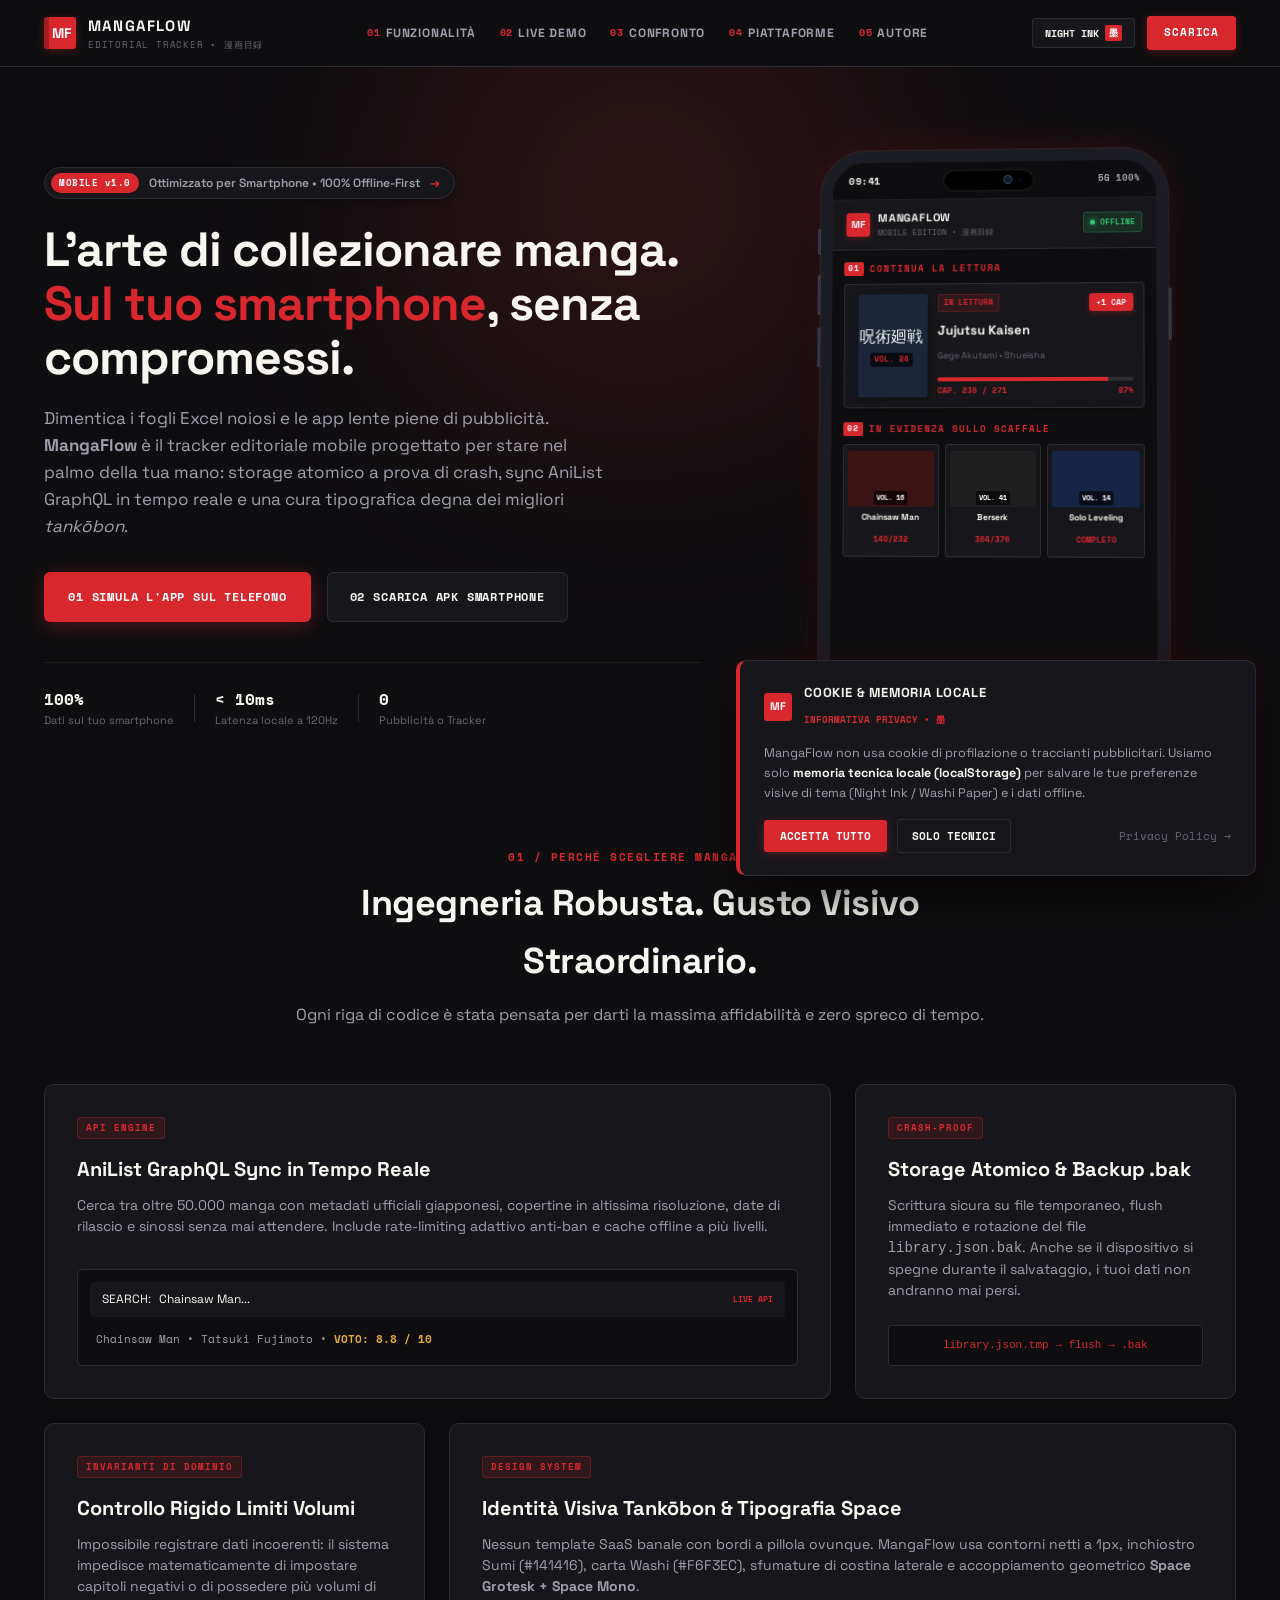
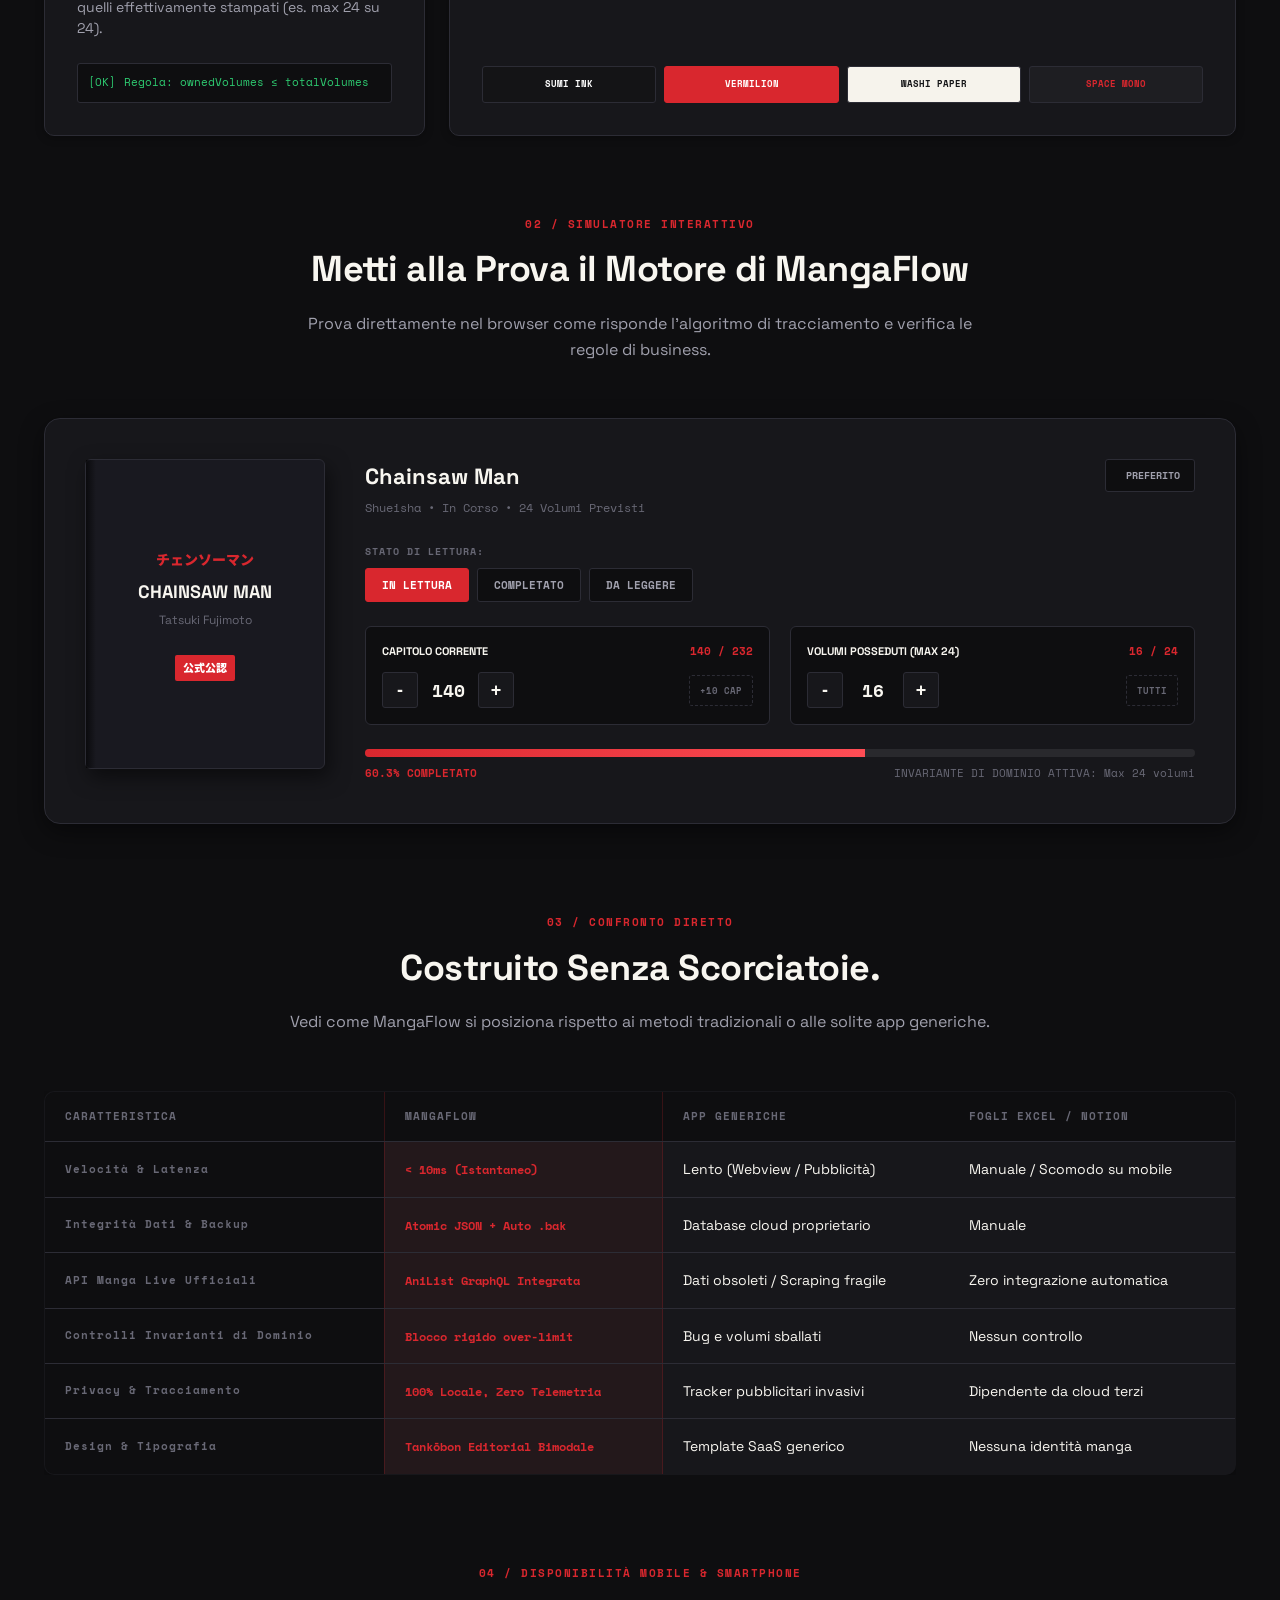
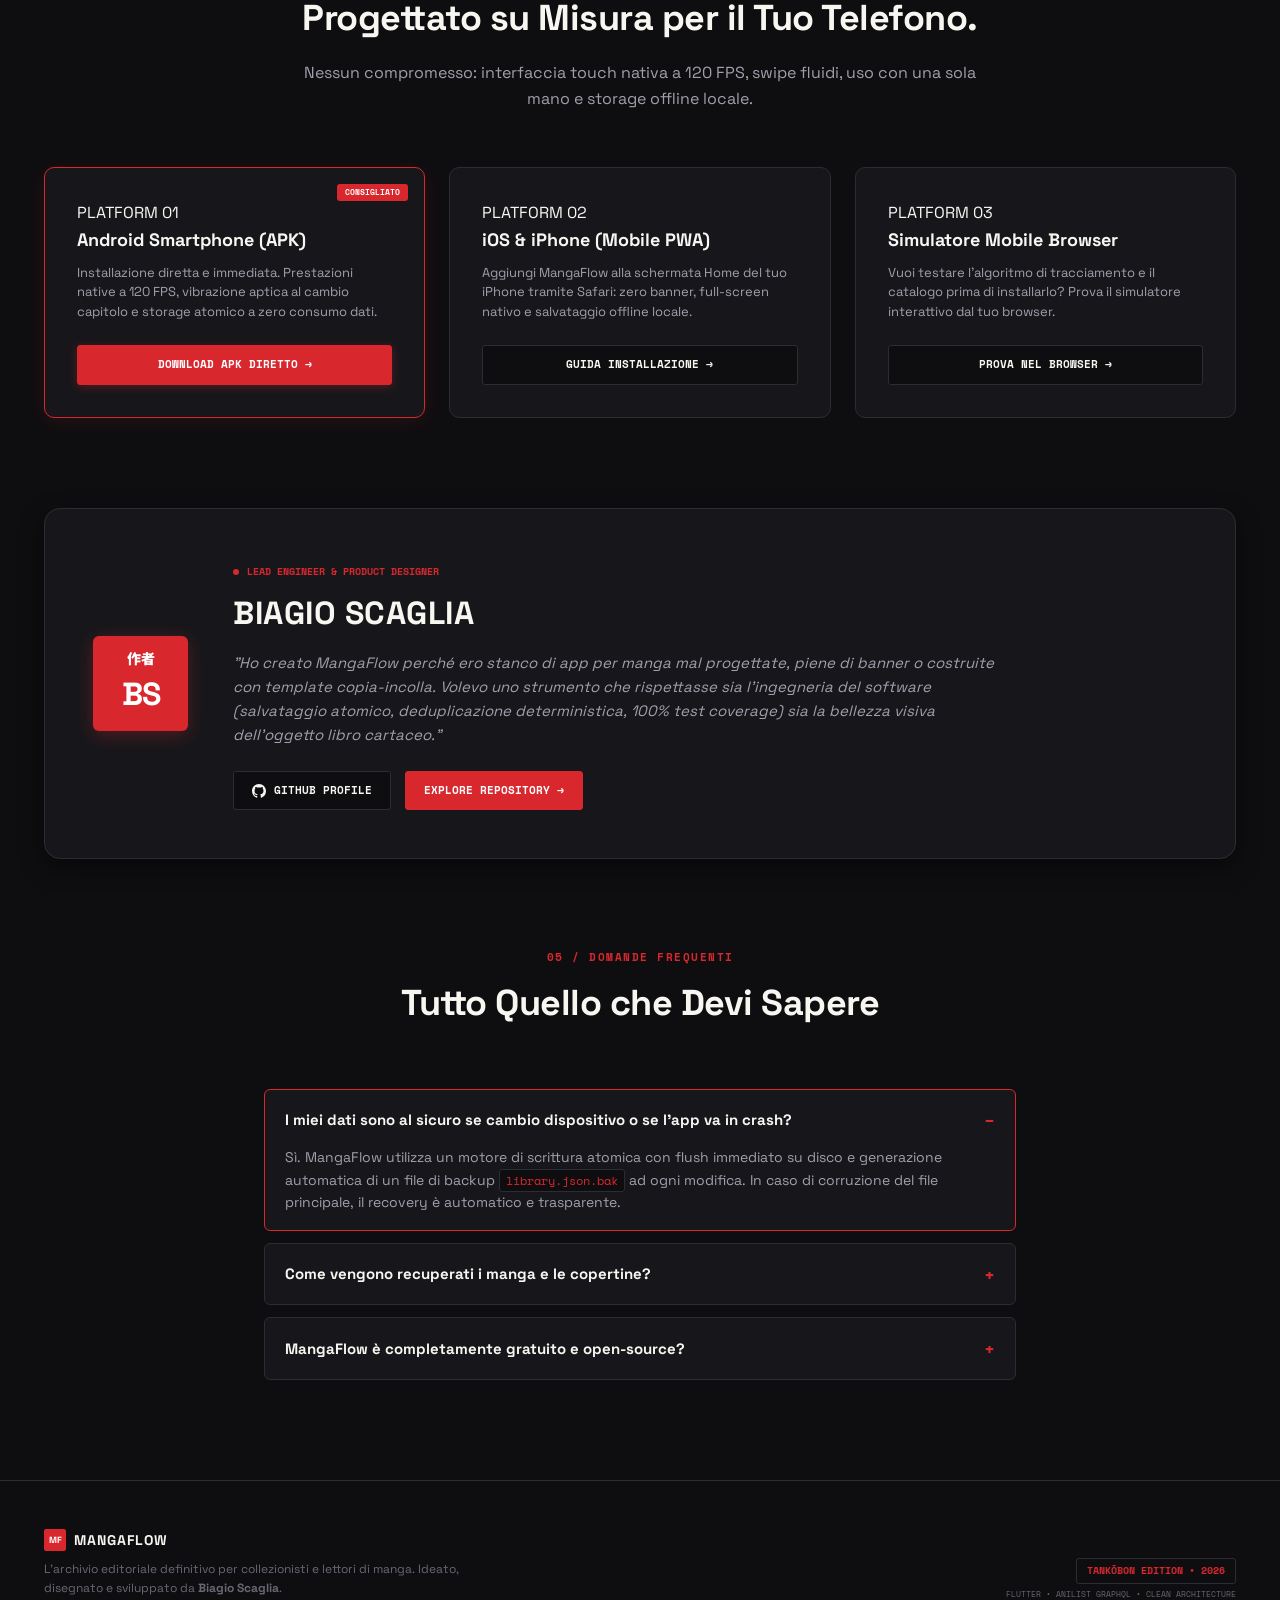
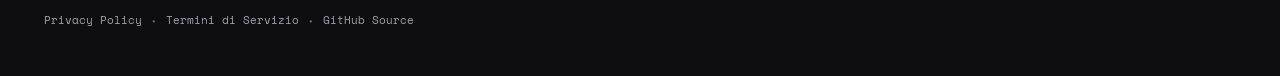
<file: index.html>
<!DOCTYPE html>
<html lang="it">
<head>
  <meta charset="UTF-8">
  <meta http-equiv="refresh" content="0; url=./landing/">
  <title>MangaFlow — Redirect...</title>
  <link rel="canonical" href="https://biagio-scaglia.github.io/manga-flow/landing/">
  <script>
    window.location.replace('./landing/' + window.location.search + window.location.hash);
  </script>
</head>
<body style="background:#0E0E10; color:#fff; font-family:sans-serif; display:flex; align-items:center; justify-content:center; height:100vh; margin:0;">
  <p>Caricamento di MangaFlow... Se non vieni reindirizzato automaticamente, <a href="./landing/" style="color:#D9272E; text-decoration:underline;">clicca qui</a>.</p>
</body>
</html>
</file>
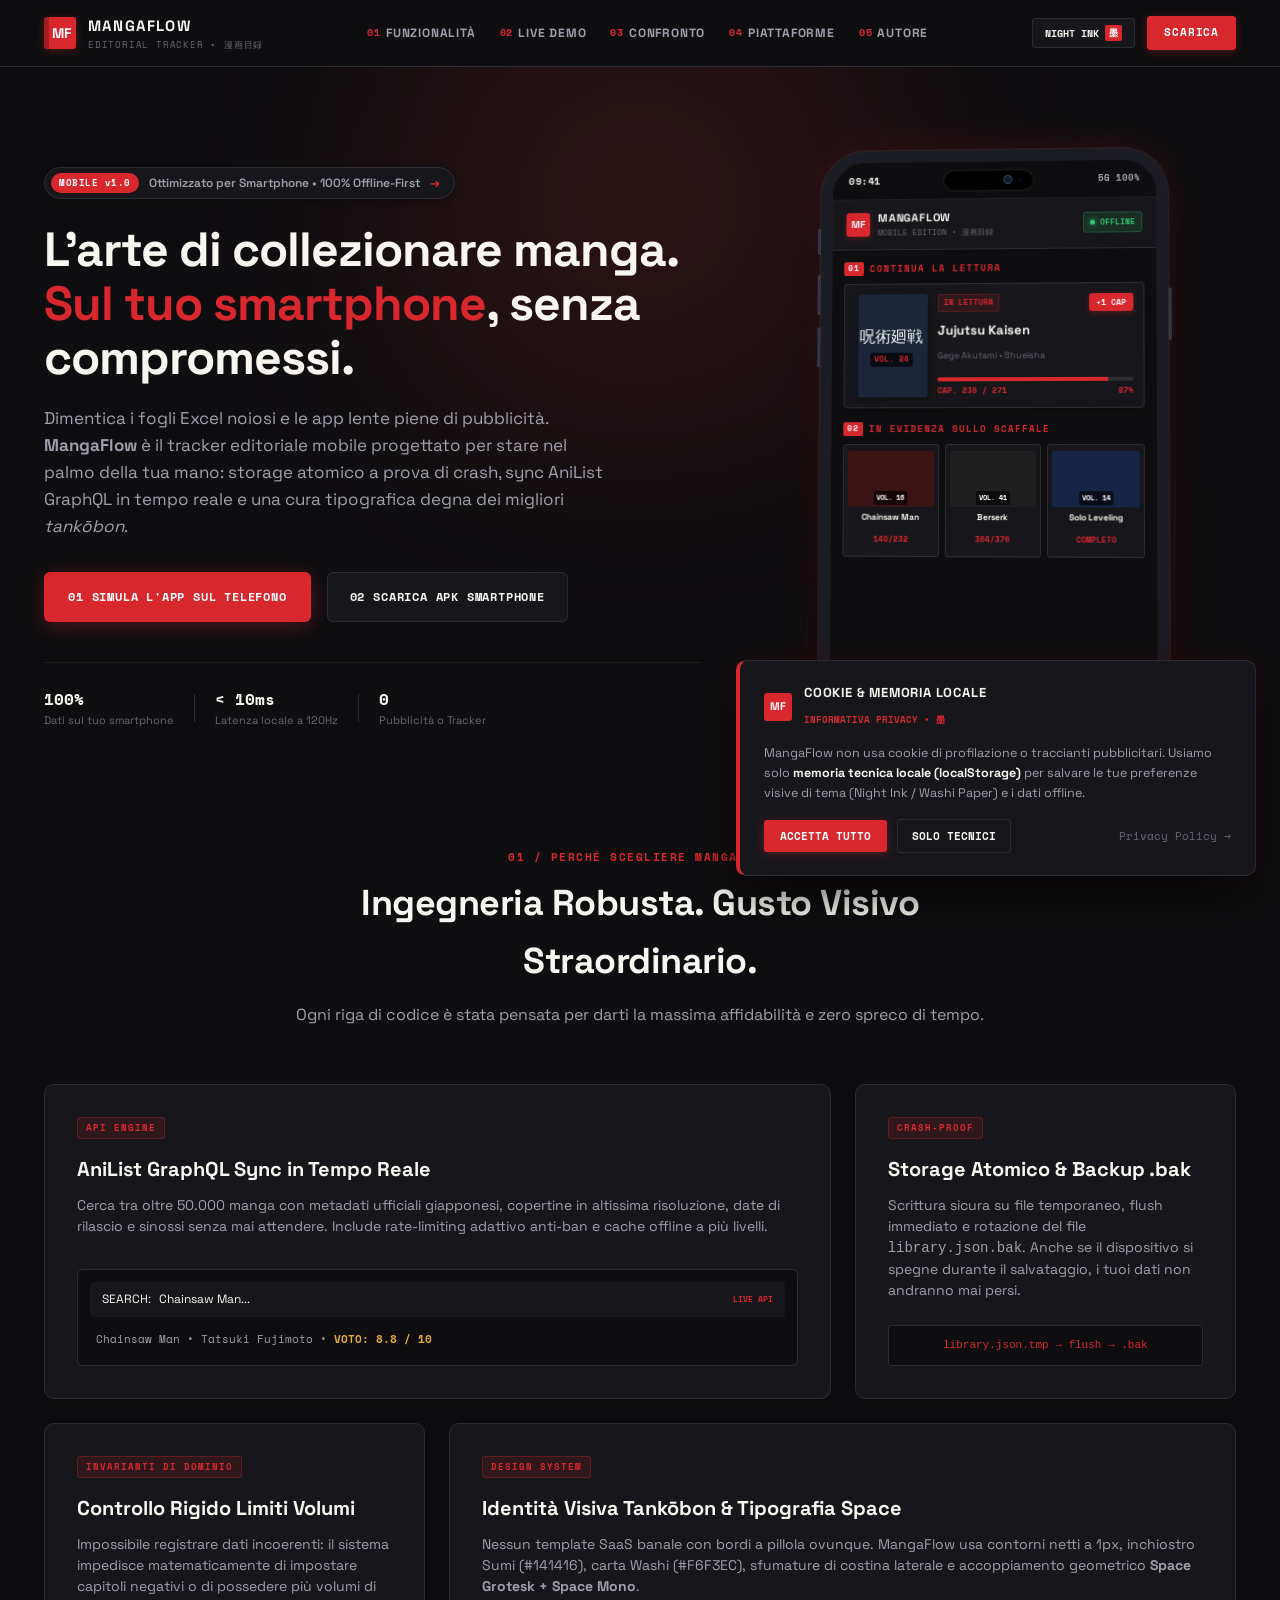
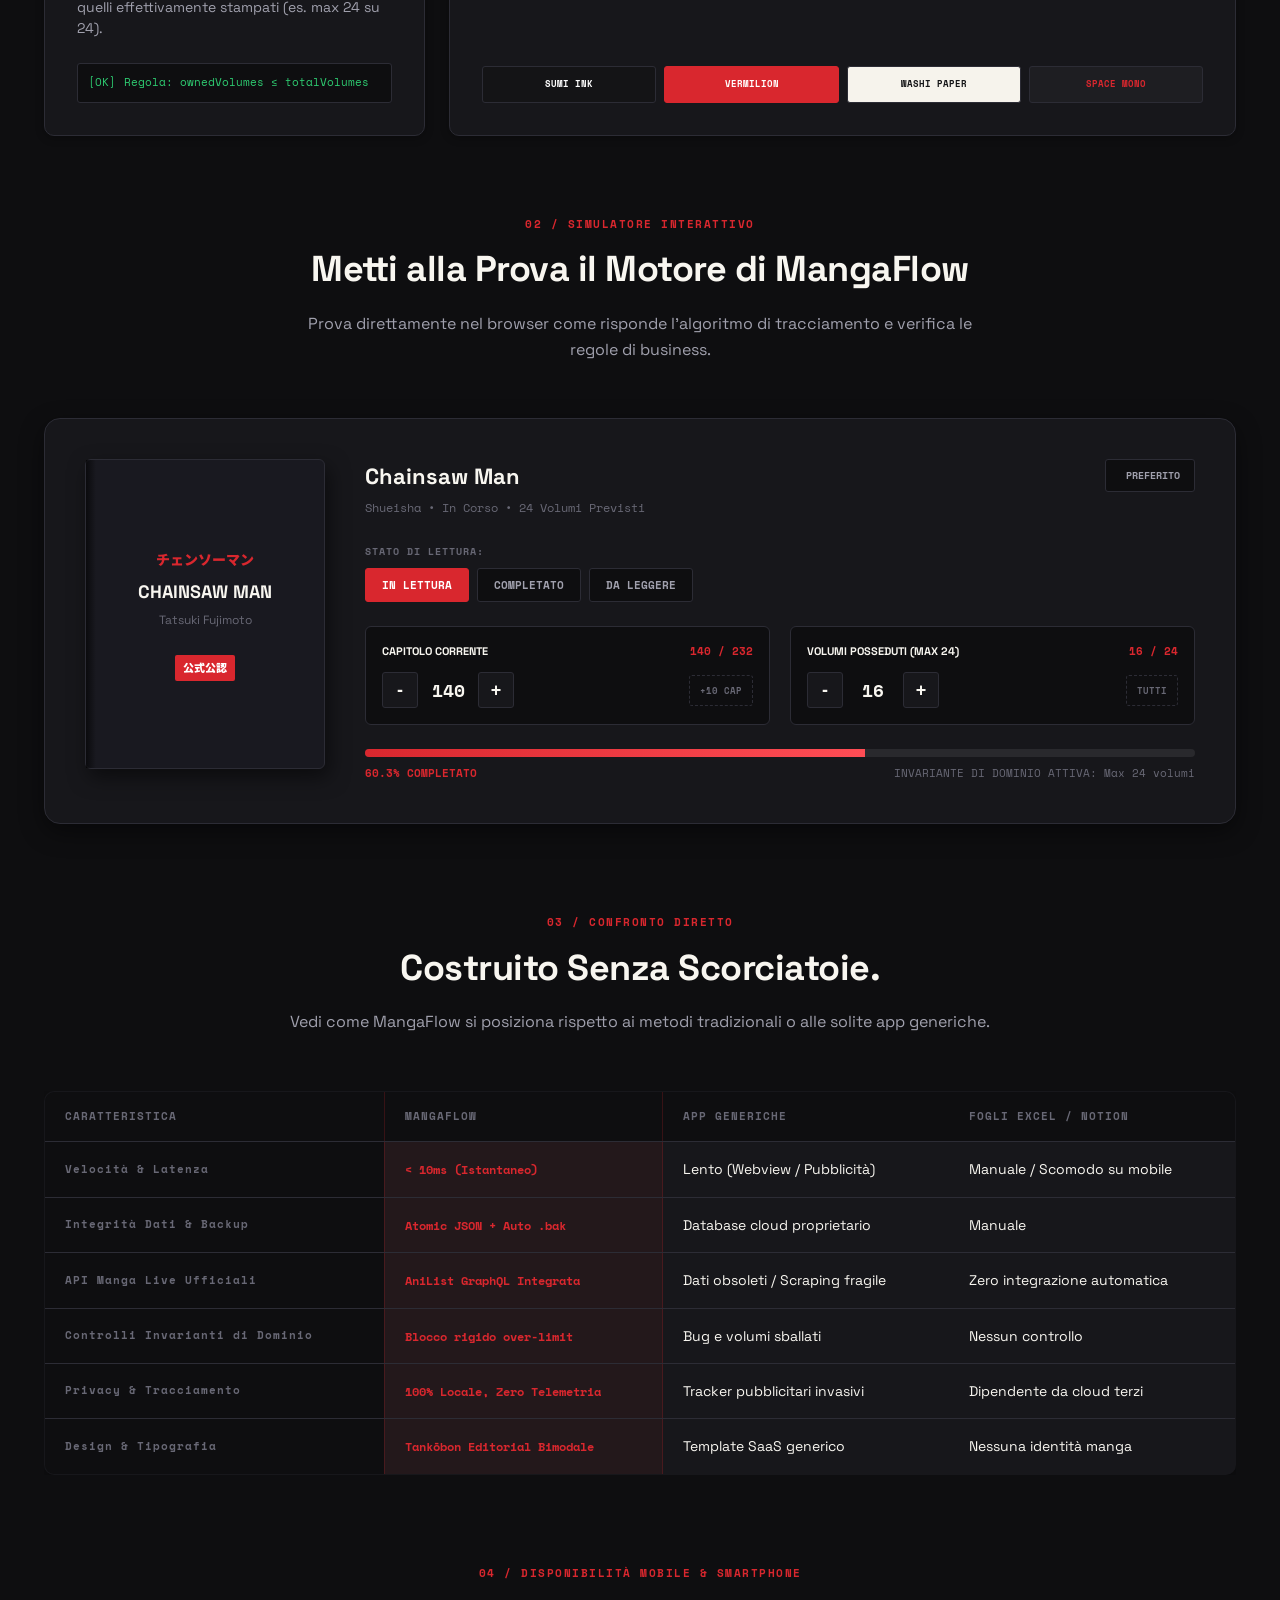
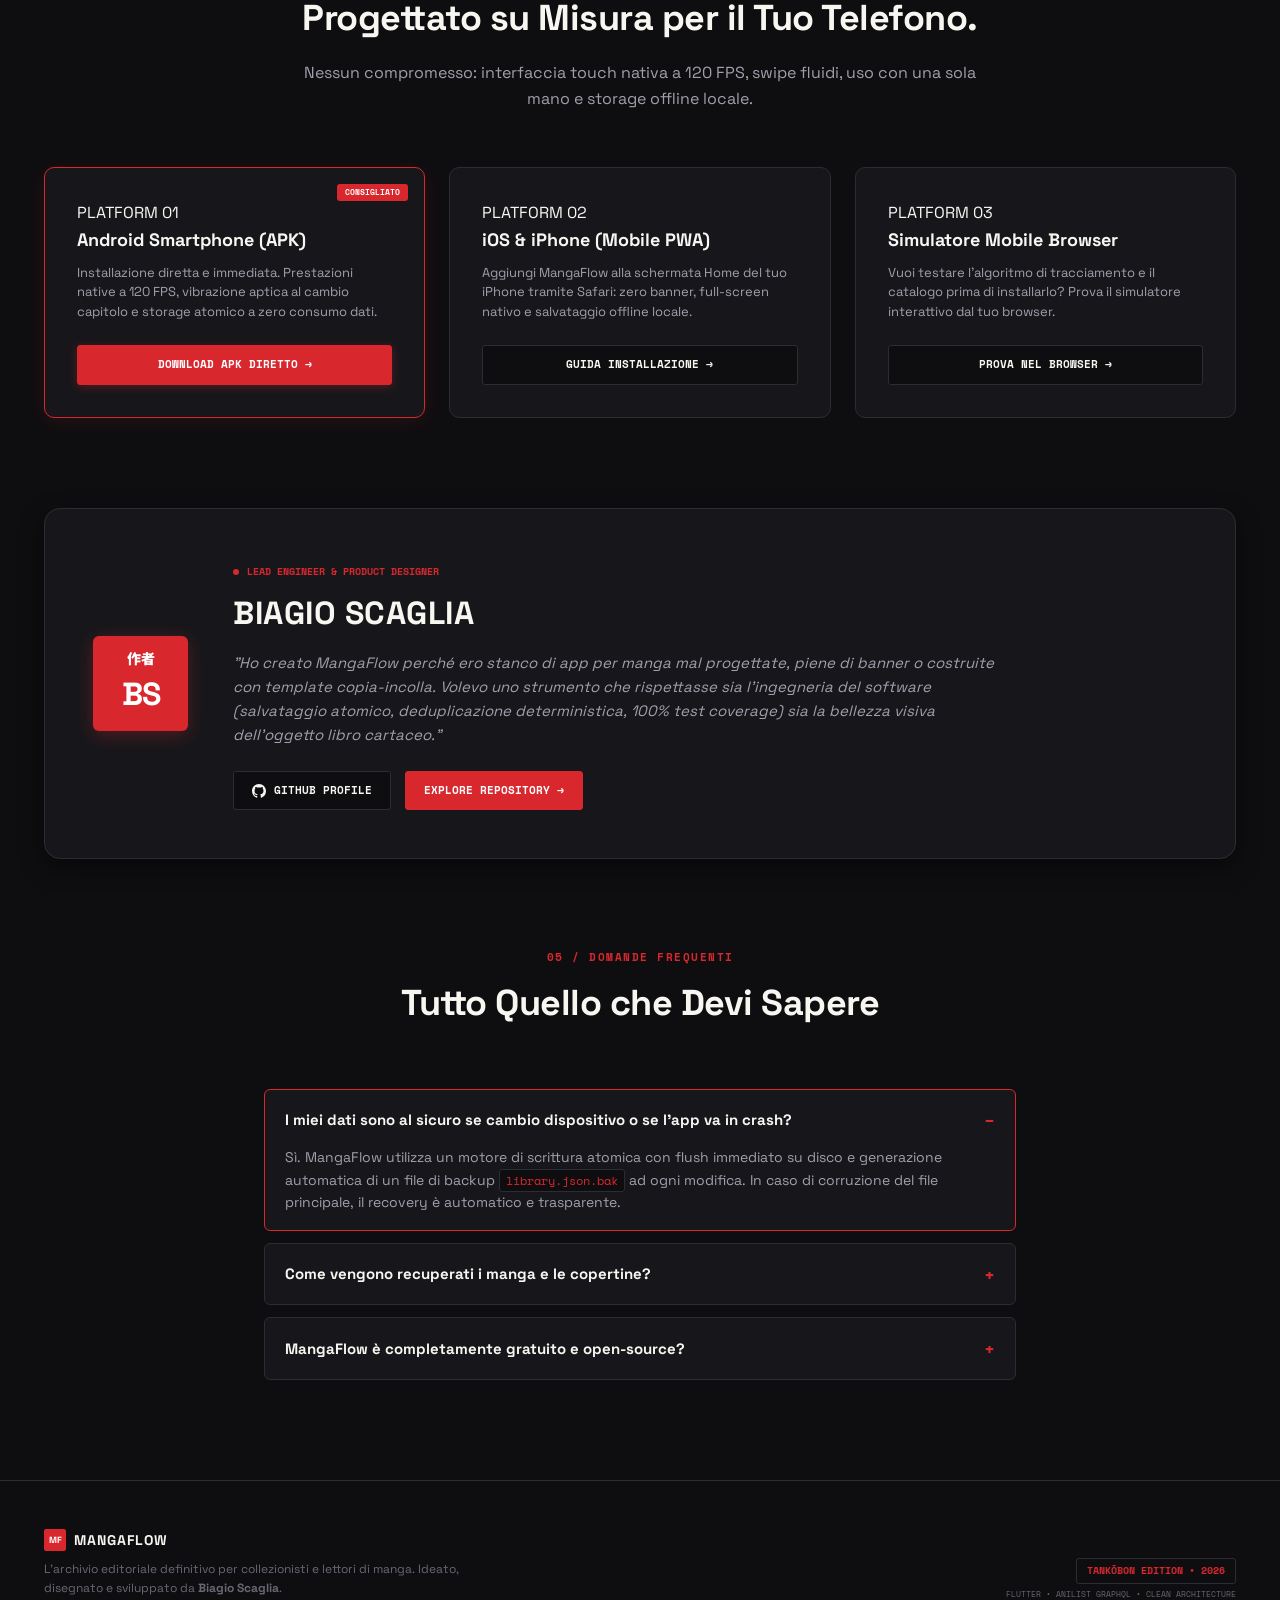
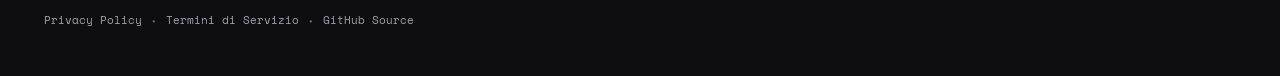
<file: landing/index.html>
<!DOCTYPE html>
<html lang="it" data-theme="dark">
<head>
  <meta charset="UTF-8">
  <meta name="viewport" content="width=device-width, initial-scale=1.0">
  
  <!-- Primary Meta SEO Tags -->
  <title>MangaFlow — Tracker Editoriale Manga Offline-First per Smartphone | Biagio Scaglia</title>
  <meta name="title" content="MangaFlow — Tracker Editoriale Manga Offline-First per Smartphone | Biagio Scaglia">
  <meta name="description" content="MangaFlow è l'app manga tracker offline-first per smartphone. Gestione collezione tankōbon, storage atomico a prova di crash e sync AniList live in tempo reale. Creata da Biagio Scaglia.">
  <meta name="keywords" content="manga tracker, tracking manga, lista manga, manga collection, manga library, gestione manga, progresso lettura manga, manga tracker italiano, AniList GraphQL, Flutter offline, Biagio Scaglia, tankobon">
  <meta name="author" content="Biagio Scaglia">
  <meta name="robots" content="index, follow, max-image-preview:large, max-snippet:-1, max-video-preview:-1">
  <link rel="canonical" href="https://biagio-scaglia.github.io/manga-flow/">
  
  <!-- Mobile & Browser Appearance Meta -->
  <meta name="theme-color" content="#0E0F12">
  <meta name="color-scheme" content="dark light">
  <meta name="apple-mobile-web-app-capable" content="yes">
  <meta name="apple-mobile-web-app-status-bar-style" content="black-translucent">
  <meta name="apple-mobile-web-app-title" content="MangaFlow">
  <link rel="manifest" href="manifest.webmanifest">
  
  <!-- Favicon & Icons -->
  <link rel="icon" type="image/png" href="assets/app_logo.png">
  <link rel="apple-touch-icon" href="assets/app_logo.png">

  <!-- Open Graph / Facebook / LinkedIn Protocol -->
  <meta property="og:type" content="website">
  <meta property="og:url" content="https://biagio-scaglia.github.io/manga-flow/">
  <meta property="og:title" content="MangaFlow — Tracker Editoriale Manga Offline-First per Smartphone">
  <meta property="og:description" content="Colleziona e traccia i tuoi manga con stile editoriale giapponese. Storage atomico locale, zero pubblicità, sync AniList in tempo reale. Creata da Biagio Scaglia.">
  <meta property="og:image" content="https://biagio-scaglia.github.io/manga-flow/assets/og_image.png">
  <meta property="og:image:width" content="512">
  <meta property="og:image:height" content="512">
  <meta property="og:image:type" content="image/png">
  <meta property="og:image:alt" content="MangaFlow — Logo e Icona Ufficiale">
  <meta property="og:site_name" content="MangaFlow">
  <meta property="og:locale" content="it_IT">

  <!-- Twitter / X Cards Meta -->
  <meta name="twitter:card" content="summary_large_image">
  <meta name="twitter:url" content="https://biagio-scaglia.github.io/manga-flow/">
  <meta name="twitter:title" content="MangaFlow — Tracker Editoriale Manga Offline-First per Smartphone">
  <meta name="twitter:description" content="Colleziona e traccia i tuoi manga con stile editoriale giapponese. Storage atomico locale, zero pubblicità e sync AniList.">
  <meta name="twitter:image" content="https://biagio-scaglia.github.io/manga-flow/assets/og_image.png">
  <meta name="twitter:creator" content="@biagioscaglia">

  <!-- Performance: Resource Hints for Google Fonts -->
  <link rel="dns-prefetch" href="https://fonts.googleapis.com">
  <link rel="dns-prefetch" href="https://fonts.gstatic.com">
  <link rel="preconnect" href="https://fonts.googleapis.com">
  <link rel="preconnect" href="https://fonts.gstatic.com" crossorigin>
  <link href="https://fonts.googleapis.com/css2?family=Space+Grotesk:wght@400;500;600;700;900&family=Space+Mono:ital,wght@0,400;0,700;1,400&family=Noto+Sans+JP:wght@400;700;900&display=swap" rel="stylesheet">
  
  <link rel="stylesheet" href="styles.css">

  <!-- Schema.org JSON-LD Structured Data -->
  <script type="application/ld+json">
  {
    "@context": "https://schema.org",
    "@graph": [
      {
        "@type": "SoftwareApplication",
        "@id": "https://biagio-scaglia.github.io/manga-flow/#software",
        "name": "MangaFlow",
        "operatingSystem": "Android, iOS, Web",
        "applicationCategory": "EntertainmentApplication",
        "description": "L'archivio editoriale e manga tracker offline-first per smartphone. Sincronizzazione AniList live, storage atomico crash-proof e design tankōbon.",
        "url": "https://biagio-scaglia.github.io/manga-flow/",
        "image": "https://biagio-scaglia.github.io/manga-flow/assets/og_image.png",
        "inLanguage": "it",
        "author": {
          "@type": "Person",
          "name": "Biagio Scaglia",
          "url": "https://github.com/biagio-scaglia"
        },
        "offers": {
          "@type": "Offer",
          "price": "0",
          "priceCurrency": "EUR",
          "availability": "https://schema.org/InStock"
        }
      },
      {
        "@type": "WebApplication",
        "@id": "https://biagio-scaglia.github.io/manga-flow/#webapp",
        "name": "MangaFlow Web Simulator",
        "url": "https://biagio-scaglia.github.io/manga-flow/",
        "applicationCategory": "UtilitiesApplication",
        "browserRequirements": "Requires JavaScript. Requires HTML5.",
        "author": {
          "@type": "Person",
          "name": "Biagio Scaglia"
        }
      },
      {
        "@type": "FAQPage",
        "@id": "https://biagio-scaglia.github.io/manga-flow/#faq",
        "mainEntity": [
          {
            "@type": "Question",
            "name": "I miei dati sono al sicuro se cambio dispositivo o se l'app va in crash?",
            "acceptedAnswer": {
              "@type": "Answer",
              "text": "Sì. MangaFlow utilizza un motore di scrittura atomica con flush immediato su disco e generazione automatica di un file di backup library.json.bak ad ogni modifica. In caso di corruzione del file principale, il recovery è automatico e trasparente."
            }
          },
          {
            "@type": "Question",
            "name": "Come vengono recuperati i manga e le copertine?",
            "acceptedAnswer": {
              "@type": "Answer",
              "text": "I dati provengono direttamente dall'API ufficiale GraphQL di AniList. L'app include una gestione intelligente delle connessioni offline e fallback grafici editoriali in caso di assenza di rete."
            }
          },
          {
            "@type": "Question",
            "name": "MangaFlow è completamente gratuito e open-source?",
            "acceptedAnswer": {
              "@type": "Answer",
              "text": "Sì, l'intero codice sorgente è rilasciato su GitHub sotto licenza open-source e non contiene acquisti in-app o pubblicità."
            }
          }
        ]
      }
    ]
  }
  </script>

  <!-- Non-blocking JavaScript Load -->
  <script src="app.js" defer></script>
</head>
<body>

  <!-- Background Ambient Glow & Halftone Screentone -->
  <div class="ambient-glow" aria-hidden="true"></div>
  <div class="manga-halftone-overlay" aria-hidden="true"></div>

  <!-- STICKY CONVERSION NAVBAR -->
  <header class="editorial-header" role="banner">
    <div class="header-inner">
      <a href="#" class="brand-group" aria-label="MangaFlow Home - Tracker Editoriale">
        <div class="brand-hanko" aria-hidden="true">
          <span class="spine-line"></span>
          <span class="brand-mf">MF</span>
        </div>
        <div class="brand-title-wrap">
          <span class="brand-name">MANGAFLOW</span>
          <span class="brand-sub">EDITORIAL TRACKER • 漫画目録</span>
        </div>
      </a>

      <nav class="editorial-nav" aria-label="Navigazione principale">
        <a href="#features" class="nav-item"><span class="nav-num">01</span> FUNZIONALITÀ</a>
        <a href="#demo" class="nav-item"><span class="nav-num">02</span> LIVE DEMO</a>
        <a href="#comparison" class="nav-item"><span class="nav-num">03</span> CONFRONTO</a>
        <a href="#platforms" class="nav-item"><span class="nav-num">04</span> PIATTAFORME</a>
        <a href="#author" class="nav-item"><span class="nav-num">05</span> AUTORE</a>
      </nav>

      <div class="header-actions">
        <button id="theme-toggle" class="theme-toggle-btn" type="button" aria-label="Cambia tema chiaro/scuro">
          <span class="theme-mode-text">NIGHT INK</span>
          <span class="theme-icon-box" aria-hidden="true">墨</span>
        </button>
        <a href="#platforms" class="btn-nav-download" aria-label="Scarica MangaFlow per smartphone">
          SCARICA
        </a>
      </div>
    </div>
  </header>

  <main id="main-content">
    <!-- HERO SECTION: THE MASTERPIECE -->
    <section class="hero-section" aria-labelledby="hero-main-title">
      <div class="hero-container">
        
        <div class="hero-content">
          <div class="announcement-pill">
            <span class="pill-badge">MOBILE v1.0</span>
            <span class="pill-text">Ottimizzato per Smartphone &bull; 100% Offline-First</span>
            <span class="pill-arrow" aria-hidden="true">&rarr;</span>
          </div>

          <h1 id="hero-main-title" class="hero-headline">
            L'arte di collezionare manga.<br>
            <span class="highlight-vermilion">Sul tuo smartphone</span>, senza compromessi.
          </h1>

          <p class="hero-lead">
            Dimentica i fogli Excel noiosi e le app lente piene di pubblicità. <strong>MangaFlow</strong> è il tracker editoriale mobile progettato per stare nel palmo della tua mano: storage atomico a prova di crash, sync AniList GraphQL in tempo reale e una cura tipografica degna dei migliori <em>tankōbon</em>.
          </p>

          <div class="hero-cta-box">
            <a href="#demo" class="btn-primary-glow" aria-label="Simula MangaFlow nel browser">
              <span class="btn-index-badge">01</span>
              <span>SIMULA L'APP SUL TELEFONO</span>
            </a>
            <a href="https://github.com/biagio-scaglia/manga-flow/releases" target="_blank" rel="noopener noreferrer" class="btn-secondary-outline" aria-label="Scarica il pacchetto APK per smartphone da GitHub">
              <span class="btn-index-badge">02</span>
              <span>SCARICA APK SMARTPHONE</span>
            </a>
          </div>

          <!-- Trust Proof Signals -->
          <div class="hero-trust-bar" role="region" aria-label="Indicatori di affidabilità">
            <div class="trust-item">
              <span class="trust-num">100%</span>
              <span class="trust-lbl">Dati sul tuo smartphone</span>
            </div>
            <div class="trust-divider" aria-hidden="true"></div>
            <div class="trust-item">
              <span class="trust-num">&lt; 10ms</span>
              <span class="trust-lbl">Latenza locale a 120Hz</span>
            </div>
            <div class="trust-divider" aria-hidden="true"></div>
            <div class="trust-item">
              <span class="trust-num">0</span>
              <span class="trust-lbl">Pubblicità o Tracker</span>
            </div>
          </div>
        </div>

        <!-- HERO INTERACTIVE SMARTPHONE FRAME SIMULATOR -->
        <div class="hero-mockup-wrapper" aria-label="Simulatore smartphone di MangaFlow">
          <div class="smartphone-chassis">
            <!-- Hardware Buttons Simulation -->
            <div class="phone-btn phone-btn-power" aria-hidden="true"></div>
            <div class="phone-btn phone-btn-vol-up" aria-hidden="true"></div>
            <div class="phone-btn phone-btn-vol-down" aria-hidden="true"></div>
            <div class="phone-btn phone-btn-action" aria-hidden="true"></div>

            <div class="phone-inner-bezel">
              <!-- Phone Status Bar with Dynamic Island -->
              <div class="phone-status-bar" aria-hidden="true">
                <span class="phone-clock">09:41</span>
                <div class="phone-dynamic-island">
                  <span class="island-camera"></span>
                  <span class="island-sensor"></span>
                </div>
                <div class="phone-status-signals">
                  <span class="signal-badge">5G</span>
                  <span class="battery-badge">100%</span>
                </div>
              </div>

              <!-- Phone Screen Body -->
              <div class="phone-screen-body">
                <!-- Phone App Header -->
                <div class="phone-app-header">
                  <div class="phone-app-brand">
                    <span class="phone-brand-hanko" aria-hidden="true">MF</span>
                    <div>
                      <div class="phone-brand-title">MANGAFLOW</div>
                      <div class="phone-brand-sub">MOBILE EDITION &bull; 漫画目録</div>
                    </div>
                  </div>
                  <div class="phone-header-badge">
                    <span class="phone-live-dot" aria-hidden="true"></span>
                    <span>OFFLINE</span>
                  </div>
                </div>

                <!-- Dynamic Viewport inside Smartphone -->
                <div id="mock-view-container" class="phone-viewport" role="region" aria-label="Schermata dell'app">
                  <!-- VIEW 1: HOME (Default) -->
                  <div class="mock-screen-panel active" id="panel-home">
                    <div class="phone-section-label">
                      <span class="sec-idx">01</span>
                      <span>CONTINUA LA LETTURA</span>
                    </div>
                    
                    <!-- Featured Manga Touch Card -->
                    <article class="phone-manga-card" aria-label="Scheda lettura in corso Jujutsu Kaisen">
                      <div class="phone-card-cover jujutsu" aria-hidden="true">
                        <div class="phone-spine-strip"></div>
                        <span class="cover-kanji">呪術廻戦</span>
                        <span class="phone-vol-tag">VOL. 24</span>
                      </div>
                      <div class="phone-card-content">
                        <div class="phone-card-meta">
                          <span class="phone-status-tag">IN LETTURA</span>
                          <button id="phone-quick-stepper" class="phone-step-btn" type="button" aria-label="Simula tocco: avanza di un capitolo">+1 CAP</button>
                        </div>
                        <h2 class="phone-manga-title">Jujutsu Kaisen</h2>
                        <p class="phone-manga-author">Gege Akutami &bull; Shueisha</p>
                        <div class="phone-progress-wrap" aria-label="Progresso capitoli 87%">
                          <div class="phone-track">
                            <div id="phone-fill-bar" class="phone-fill" style="width: 87%;"></div>
                          </div>
                          <div class="phone-track-row">
                            <span id="phone-chap-label">CAP. 236 / 271</span>
                            <span id="phone-pct-label">87%</span>
                          </div>
                        </div>
                      </div>
                    </article>

                    <!-- Shelf Grid on Mobile -->
                    <div class="phone-section-label sub">
                      <span class="sec-idx">02</span>
                      <span>IN EVIDENZA SULLO SCAFFALE</span>
                    </div>
                    <div class="phone-shelf-grid">
                      <div class="phone-mini-item">
                        <div class="mini-cover-ph csm" aria-hidden="true">
                          <span class="mini-ph-vol">VOL. 16</span>
                        </div>
                        <span class="mini-ph-name">Chainsaw Man</span>
                        <span class="mini-ph-prog">140/232</span>
                      </div>
                      <div class="phone-mini-item">
                        <div class="mini-cover-ph berserk" aria-hidden="true">
                          <span class="mini-ph-vol">VOL. 41</span>
                        </div>
                        <span class="mini-ph-name">Berserk</span>
                        <span class="mini-ph-prog">364/376</span>
                      </div>
                      <div class="phone-mini-item">
                        <div class="mini-cover-ph solo" aria-hidden="true">
                          <span class="mini-ph-vol">VOL. 14</span>
                        </div>
                        <span class="mini-ph-name">Solo Leveling</span>
                        <span class="mini-ph-prog">COMPLETO</span>
                      </div>
                    </div>
                  </div>

                  <!-- VIEW 2: LIBRERIA -->
                  <div class="mock-screen-panel" id="panel-library">
                    <div class="phone-section-label">
                      <span class="sec-idx">02</span>
                      <span>COLLEZIONE PERSONALE (34)</span>
                    </div>
                    <div class="phone-chips-row" role="tablist" aria-label="Filtri catalogo">
                      <span class="ph-chip active">TUTTI (34)</span>
                      <span class="ph-chip">IN LETTURA (8)</span>
                      <span class="ph-chip">COMPLETI (22)</span>
                    </div>
                    <div class="phone-lib-list">
                      <div class="phone-lib-entry">
                        <div class="entry-indicator comp" aria-hidden="true"></div>
                        <div class="entry-main">
                          <strong>Monster</strong>
                          <span>18 / 18 Volumi &bull; Naoki Urasawa</span>
                        </div>
                        <span class="entry-tag comp">COMPLETO</span>
                      </div>
                      <div class="phone-lib-entry">
                        <div class="entry-indicator read" aria-hidden="true"></div>
                        <div class="entry-main">
                          <strong>Dandadan</strong>
                          <span>Vol. 12 &bull; Yukinobu Tatsu</span>
                        </div>
                        <span class="entry-tag read">CAP. 128</span>
                      </div>
                      <div class="phone-lib-entry">
                        <div class="entry-indicator read" aria-hidden="true"></div>
                        <div class="entry-main">
                          <strong>20th Century Boys</strong>
                          <span>Vol. 11 &bull; Naoki Urasawa</span>
                        </div>
                        <span class="entry-tag read">CAP. 94</span>
                      </div>
                      <div class="phone-lib-entry">
                        <div class="entry-indicator read" aria-hidden="true"></div>
                        <div class="entry-main">
                          <strong>Sakamoto Days</strong>
                          <span>Vol. 08 &bull; Yuto Suzuki</span>
                        </div>
                        <span class="entry-tag read">CAP. 71</span>
                      </div>
                    </div>
                  </div>

                  <!-- VIEW 3: STATS -->
                  <div class="mock-screen-panel" id="panel-stats">
                    <div class="phone-section-label">
                      <span class="sec-idx">03</span>
                      <span>STATISTICHE TANKŌBON</span>
                    </div>
                    <div class="phone-stats-grid">
                      <div class="ph-stat-box">
                        <span class="ph-stat-num">34</span>
                        <span class="ph-stat-title">OPERE TOTALI</span>
                      </div>
                      <div class="ph-stat-box highlight">
                        <span class="ph-stat-num">3.480</span>
                        <span class="ph-stat-title">CAPITOLI LETTI</span>
                      </div>
                      <div class="ph-stat-box">
                        <span class="ph-stat-num">248</span>
                        <span class="ph-stat-title">VOLUMI POSSEDUTI</span>
                      </div>
                      <div class="ph-stat-box">
                        <span class="ph-stat-num">22</span>
                        <span class="ph-stat-title">SERIE COMPLETE</span>
                      </div>
                    </div>
                    <div class="phone-completion-pill">
                      <span class="pill-seal">GRADO</span>
                      <span>COLLEZIONISTA MASTER &bull; RANK S</span>
                    </div>
                  </div>
                </div>

                <!-- Native Mobile Bottom Navigation Bar in Phone -->
                <nav class="phone-bottom-nav" aria-label="Navigazione interna smartphone">
                  <button class="mock-tab phone-nav-item active" data-mock-screen="home" type="button" aria-label="Schermata Home">
                    <span class="ph-tab-num">01</span>
                    <span class="ph-tab-txt">HOME</span>
                  </button>
                  <button class="mock-tab phone-nav-item" data-mock-screen="library" type="button" aria-label="Schermata Libreria">
                    <span class="ph-tab-num">02</span>
                    <span class="ph-tab-txt">LIBRERIA</span>
                  </button>
                  <button class="mock-tab phone-nav-item" data-mock-screen="stats" type="button" aria-label="Schermata Statistiche">
                    <span class="ph-tab-num">03</span>
                    <span class="ph-tab-txt">STATS</span>
                  </button>
                </nav>

                <!-- Smartphone Home Gesture Indicator -->
                <div class="phone-home-indicator-wrap" aria-hidden="true">
                  <div class="phone-home-bar"></div>
                </div>
              </div>
            </div>
          </div>
        </div>

      </div>
    </section>

    <!-- BENTO GRID: COMMERCIAL GRADE ARCHITECTURE -->
    <section id="features" class="section-container" aria-labelledby="features-main-title">
      <div class="section-heading-centered">
        <span class="section-kicker">01 / PERCHÉ SCEGLIERE MANGAFLOW</span>
        <h2 id="features-main-title" class="section-main-title">Ingegneria Robusta. Gusto Visivo Straordinario.</h2>
        <p class="section-main-sub">Ogni riga di codice è stata pensata per darti la massima affidabilità e zero spreco di tempo.</p>
      </div>

      <div class="bento-grid">
        <!-- BENTO CARD 1: LARGE HERO FEATURE (AniList GraphQL Engine) -->
        <article class="bento-card bento-col-2 bento-hero">
          <div class="bento-badge">API ENGINE</div>
          <h3 class="bento-title">AniList GraphQL Sync in Tempo Reale</h3>
          <p class="bento-desc">
            Cerca tra oltre 50.000 manga con metadati ufficiali giapponesi, copertine in altissima risoluzione, date di rilascio e sinossi senza mai attendere. Include rate-limiting adattivo anti-ban e cache offline a più livelli.
          </p>
          <div class="bento-visual-search" aria-label="Esempio ricerca API AniList">
            <div class="search-bar-mock">
              <span class="search-tag-index">SEARCH:</span>
              <span class="search-text">Chainsaw Man...</span>
              <span class="search-tag">LIVE API</span>
            </div>
            <div class="search-result-pill">
              <span>Chainsaw Man</span> &bull; <span>Tatsuki Fujimoto</span> &bull; <span class="score">VOTO: 8.8 / 10</span>
            </div>
          </div>
        </article>

        <!-- BENTO CARD 2: Atomic Storage & Recovery -->
        <article class="bento-card">
          <div class="bento-badge">CRASH-PROOF</div>
          <h3 class="bento-title">Storage Atomico &amp; Backup .bak</h3>
          <p class="bento-desc">
            Scrittura sicura su file temporaneo, flush immediato e rotazione del file <code>library.json.bak</code>. Anche se il dispositivo si spegne durante il salvataggio, i tuoi dati non andranno mai persi.
          </p>
          <div class="code-pill-preview">
            <code>library.json.tmp &rarr; flush &rarr; .bak</code>
          </div>
        </article>

        <!-- BENTO CARD 3: Invariant Enforcement -->
        <article class="bento-card">
          <div class="bento-badge">INVARIANTI DI DOMINIO</div>
          <h3 class="bento-title">Controllo Rigido Limiti Volumi</h3>
          <p class="bento-desc">
            Impossibile registrare dati incoerenti: il sistema impedisce matematicamente di impostare capitoli negativi o di possedere più volumi di quelli effettivamente stampati (es. max 24 su 24).
          </p>
          <div class="invariant-check-box">
            <span class="check-index">[OK]</span>
            <span>Regola: ownedVolumes &le; totalVolumes</span>
          </div>
        </article>

        <!-- BENTO CARD 4: Japanese Editorial Design -->
        <article class="bento-card bento-col-2">
          <div class="bento-badge">DESIGN SYSTEM</div>
          <h3 class="bento-title">Identità Visiva Tankōbon &amp; Tipografia Space</h3>
          <p class="bento-desc">
            Nessun template SaaS banale con bordi a pillola ovunque. MangaFlow usa contorni netti a 1px, inchiostro Sumi (#141416), carta Washi (#F6F3EC), sfumature di costina laterale e accoppiamento geometrico <strong>Space Grotesk + Space Mono</strong>.
          </p>
          <div class="design-preview-strip" aria-label="Palette cromatica editoriale">
            <div class="strip-swatch s1">SUMI INK</div>
            <div class="strip-swatch s2">VERMILION</div>
            <div class="strip-swatch s3">WASHI PAPER</div>
            <div class="strip-swatch s4">SPACE MONO</div>
          </div>
        </article>
      </div>
    </section>

    <!-- LIVE INTERACTIVE TRACKER SANDBOX -->
    <section id="demo" class="section-container" aria-labelledby="demo-main-title">
      <div class="section-heading-centered">
        <span class="section-kicker">02 / SIMULATORE INTERATTIVO</span>
        <h2 id="demo-main-title" class="section-main-title">Metti alla Prova il Motore di MangaFlow</h2>
        <p class="section-main-sub">Prova direttamente nel browser come risponde l'algoritmo di tracciamento e verifica le regole di business.</p>
      </div>

      <div class="interactive-sandbox">
        <div class="sandbox-manga-showcase" aria-label="Copertina Chainsaw Man">
          <div class="sandbox-cover">
            <div class="sandbox-spine"></div>
            <div class="sandbox-cover-content">
              <span class="sb-kanji" aria-hidden="true">チェンソーマン</span>
              <span class="sb-title">CHAINSAW MAN</span>
              <span class="sb-author">Tatsuki Fujimoto</span>
              <span class="sb-seal">公式公認</span>
            </div>
          </div>
        </div>

        <div class="sandbox-controls">
          <div class="sandbox-header-row">
            <div>
              <span class="sb-manga-name">Chainsaw Man</span>
              <span class="sb-meta">Shueisha &bull; In Corso &bull; 24 Volumi Previsti</span>
            </div>
            <button id="btn-toggle-fav" class="btn-fav-stamp" type="button" aria-label="Aggiungi o rimuovi dai preferiti">
              <span id="fav-status-dot" class="fav-dot" aria-hidden="true"></span>
              <span id="fav-label">PREFERITO</span>
            </button>
          </div>

          <!-- Status Selector -->
          <div class="control-group">
            <label class="control-label" id="lbl-status-select">STATO DI LETTURA:</label>
            <div class="status-button-bar" role="group" aria-labelledby="lbl-status-select">
              <button class="sb-status-btn active" data-sb-status="reading" type="button">IN LETTURA</button>
              <button class="sb-status-btn" data-sb-status="completed" type="button">COMPLETATO</button>
              <button class="sb-status-btn" data-sb-status="plan" type="button">DA LEGGERE</button>
            </div>
          </div>

          <!-- Steppers Grid -->
          <div class="steppers-grid">
            <div class="stepper-card">
              <div class="st-top">
                <span>CAPITOLO CORRENTE</span>
                <span id="sb-ch-ratio" class="st-ratio">140 / 232</span>
              </div>
              <div class="st-actions">
                <button id="sb-ch-minus" class="st-btn" type="button" aria-label="Diminuisci capitolo letto">-</button>
                <span id="sb-ch-val" class="st-number">140</span>
                <button id="sb-ch-plus" class="st-btn" type="button" aria-label="Aumenta capitolo letto">+</button>
                <button id="sb-ch-jump" class="st-jump" type="button" aria-label="Avanza di 10 capitoli">+10 CAP</button>
              </div>
            </div>

            <div class="stepper-card">
              <div class="st-top">
                <span>VOLUMI POSSEDUTI (MAX 24)</span>
                <span id="sb-vol-ratio" class="st-ratio">16 / 24</span>
              </div>
              <div class="st-actions">
                <button id="sb-vol-minus" class="st-btn" type="button" aria-label="Diminuisci volumi posseduti">-</button>
                <span id="sb-vol-val" class="st-number">16</span>
                <button id="sb-vol-plus" class="st-btn" type="button" aria-label="Aumenta volumi posseduti">+</button>
                <button id="sb-vol-all" class="st-jump" type="button" aria-label="Segna tutti i volumi come posseduti">TUTTI</button>
              </div>
            </div>
          </div>

          <!-- Progress Visual -->
          <div class="sandbox-progress-panel">
            <div class="sb-progress-bar-bg" aria-hidden="true">
              <div id="sb-progress-bar-fill" class="sb-progress-bar-fill" style="width: 60.3%;"></div>
            </div>
            <div class="sb-progress-meta">
              <span id="sb-pct-badge" class="pct-badge">60.3% COMPLETATO</span>
              <span id="sb-feedback" class="feedback-text">INVARIANTE ATTIVA: Limite massimo 24 volumi</span>
            </div>
          </div>
        </div>
      </div>
    </section>

    <!-- COMPARISON MATRIX: WHY MANGAFLOW WINS -->
    <section id="comparison" class="section-container" aria-labelledby="comparison-main-title">
      <div class="section-heading-centered">
        <span class="section-kicker">03 / CONFRONTO DIRETTO</span>
        <h2 id="comparison-main-title" class="section-main-title">Costruito Senza Scorciatoie.</h2>
        <p class="section-main-sub">Vedi come MangaFlow si posiziona rispetto ai metodi tradizionali o alle solite app generiche.</p>
      </div>

      <div class="table-responsive-wrapper">
        <table class="comparison-table">
          <caption class="sr-only">Confronto tra MangaFlow, App Generiche e Fogli di Calcolo</caption>
          <thead>
            <tr>
              <th scope="col">CARATTERISTICA</th>
              <th scope="col" class="col-highlight">MANGAFLOW</th>
              <th scope="col">APP GENERICHE</th>
              <th scope="col">FOGLI EXCEL / NOTION</th>
            </tr>
          </thead>
          <tbody>
            <tr>
              <th scope="row"><strong>Velocità &amp; Latenza</strong></th>
              <td class="col-highlight"><span class="badge-win">&lt; 10ms (Istantaneo)</span></td>
              <td>Lento (Webview / Pubblicità)</td>
              <td>Manuale / Scomodo su mobile</td>
            </tr>
            <tr>
              <th scope="row"><strong>Integrità Dati &amp; Backup</strong></th>
              <td class="col-highlight"><span class="badge-win">Atomic JSON + Auto .bak</span></td>
              <td>Database cloud proprietario</td>
              <td>Manuale</td>
            </tr>
            <tr>
              <th scope="row"><strong>API Manga Live Ufficiali</strong></th>
              <td class="col-highlight"><span class="badge-win">AniList GraphQL Integrata</span></td>
              <td>Dati obsoleti / Scraping fragile</td>
              <td>Zero integrazione automatica</td>
            </tr>
            <tr>
              <th scope="row"><strong>Controlli Invarianti di Dominio</strong></th>
              <td class="col-highlight"><span class="badge-win">Blocco rigido over-limit</span></td>
              <td>Bug e volumi sballati</td>
              <td>Nessun controllo</td>
            </tr>
            <tr>
              <th scope="row"><strong>Privacy &amp; Tracciamento</strong></th>
              <td class="col-highlight"><span class="badge-win">100% Locale, Zero Telemetria</span></td>
              <td>Tracker pubblicitari invasivi</td>
              <td>Dipendente da cloud terzi</td>
            </tr>
            <tr>
              <th scope="row"><strong>Design &amp; Tipografia</strong></th>
              <td class="col-highlight"><span class="badge-win">Tankōbon Editorial Bimodale</span></td>
              <td>Template SaaS generico</td>
              <td>Nessuna identità manga</td>
            </tr>
          </tbody>
        </table>
      </div>
    </section>

    <!-- PLATFORM & DOWNLOAD MATRIX -->
    <section id="platforms" class="section-container" aria-labelledby="platforms-main-title">
      <div class="section-heading-centered">
        <span class="section-kicker">04 / DISPONIBILITÀ MOBILE &amp; SMARTPHONE</span>
        <h2 id="platforms-main-title" class="section-main-title">Progettato su Misura per il Tuo Telefono.</h2>
        <p class="section-main-sub">Nessun compromesso: interfaccia touch nativa a 120 FPS, swipe fluidi, uso con una sola mano e storage offline locale.</p>
      </div>

      <div class="platform-cards-grid">
        <article class="platform-card highlight-border">
          <div class="platform-badge">CONSIGLIATO</div>
          <div class="platform-stamp-num highlight">PLATFORM 01</div>
          <h3 class="platform-title">Android Smartphone (APK)</h3>
          <p class="platform-desc">Installazione diretta e immediata. Prestazioni native a 120 FPS, vibrazione aptica al cambio capitolo e storage atomico a zero consumo dati.</p>
          <a href="https://github.com/biagio-scaglia/manga-flow/releases" target="_blank" rel="noopener noreferrer" class="btn-platform-action primary" aria-label="Scarica il pacchetto APK Android da GitHub Releases">DOWNLOAD APK DIRETTO &rarr;</a>
        </article>

        <article class="platform-card">
          <div class="platform-stamp-num">PLATFORM 02</div>
          <h3 class="platform-title">iOS &amp; iPhone (Mobile PWA)</h3>
          <p class="platform-desc">Aggiungi MangaFlow alla schermata Home del tuo iPhone tramite Safari: zero banner, full-screen nativo e salvataggio offline locale.</p>
          <a href="#demo" class="btn-platform-action" aria-label="Istruzioni per installazione PWA su iPhone">GUIDA INSTALLAZIONE &rarr;</a>
        </article>

        <article class="platform-card">
          <div class="platform-stamp-num">PLATFORM 03</div>
          <h3 class="platform-title">Simulatore Mobile Browser</h3>
          <p class="platform-desc">Vuoi testare l'algoritmo di tracciamento e il catalogo prima di installarlo? Prova il simulatore interattivo dal tuo browser.</p>
          <a href="#demo" class="btn-platform-action" aria-label="Prova il simulatore mobile nel browser">PROVA NEL BROWSER &rarr;</a>
        </article>
      </div>
    </section>

    <!-- AUTHOR & ARCHITECT SPOTLIGHT -->
    <section id="author" class="section-container" aria-labelledby="author-main-title">
      <div class="author-master-card">
        <div class="author-hanko-seal" aria-hidden="true">
          <span class="seal-kanji">作者</span>
          <span class="seal-initials">BS</span>
        </div>

        <div class="author-details-column">
          <div class="author-pill">
            <span class="pill-dot" aria-hidden="true"></span>
            <span>LEAD ENGINEER &amp; PRODUCT DESIGNER</span>
          </div>

          <h2 id="author-main-title" class="author-full-name">BIAGIO SCAGLIA</h2>
          
          <blockquote class="author-statement">
            <p>
              <em>"Ho creato MangaFlow perché ero stanco di app per manga mal progettate, piene di banner o costruite con template copia-incolla. Volevo uno strumento che rispettasse sia l'ingegneria del software (salvataggio atomico, deduplicazione deterministica, 100% test coverage) sia la bellezza visiva dell'oggetto libro cartaceo."</em>
            </p>
          </blockquote>

          <div class="author-actions-row">
            <a href="https://github.com/biagio-scaglia" target="_blank" rel="noopener noreferrer" class="author-btn" aria-label="Visualizza il profilo GitHub di Biagio Scaglia">
              <svg class="gh-icon" viewBox="0 0 24 24" width="14" height="14" fill="currentColor" aria-hidden="true">
                <path d="M12 0C5.37 0 0 5.37 0 12c0 5.31 3.435 9.795 8.205 11.385.6.105.825-.255.825-.57 0-.285-.015-1.23-.015-2.235-3.015.555-3.795-.735-4.035-1.41-.135-.345-.72-1.41-1.23-1.695-.42-.225-1.02-.78-.015-.795.945-.015 1.62.87 1.845 1.23 1.08 1.815 2.805 1.305 3.495.99.105-.78.42-1.305.765-1.605-2.67-.3-5.46-1.335-5.46-5.925 0-1.305.465-2.385 1.23-3.225-.12-.3-.54-1.53.12-3.18 0 0 1.005-.315 3.3 1.23.96-.27 1.98-.405 3-.405s2.04.135 3 .405c2.295-1.56 3.3-1.23 3.3-1.23.66 1.65.24 2.88.12 3.18.765.84 1.23 1.905 1.23 3.225 0 4.605-2.805 5.625-5.475 5.925.435.375.81 1.095.81 2.22 0 1.605-.015 2.895-.015 3.3 0 .315.225.69.825.57A12.02 12.02 0 0024 12c0-6.63-5.37-12-12-12z"/>
              </svg>
              <span>GITHUB PROFILE</span>
            </a>
            <a href="https://github.com/biagio-scaglia/manga-flow" target="_blank" rel="noopener noreferrer" class="author-btn primary" aria-label="Esplora il repository open-source di MangaFlow su GitHub">
              <span>EXPLORE REPOSITORY &rarr;</span>
            </a>
          </div>
        </div>
      </div>
    </section>

    <!-- FAQ ACCORDION -->
    <section class="section-container faq-section" aria-labelledby="faq-main-title">
      <div class="section-heading-centered">
        <span class="section-kicker">05 / DOMANDE FREQUENTI</span>
        <h2 id="faq-main-title" class="section-main-title">Tutto Quello che Devi Sapere</h2>
      </div>

      <div class="faq-accordion-list">
        <details class="faq-item" open>
          <summary class="faq-question">I miei dati sono al sicuro se cambio dispositivo o se l'app va in crash?</summary>
          <div class="faq-answer">
            Sì. MangaFlow utilizza un motore di scrittura atomica con flush immediato su disco e generazione automatica di un file di backup <code>library.json.bak</code> ad ogni modifica. In caso di corruzione del file principale, il recovery è automatico e trasparente.
          </div>
        </details>

        <details class="faq-item">
          <summary class="faq-question">Come vengono recuperati i manga e le copertine?</summary>
          <div class="faq-answer">
            I dati provengono direttamente dall'API ufficiale GraphQL di AniList. L'app include una gestione intelligente delle connessioni offline e fallback grafici editoriali in caso di assenza di rete.
          </div>
        </details>

        <details class="faq-item">
          <summary class="faq-question">MangaFlow è completamente gratuito e open-source?</summary>
          <div class="faq-answer">
            Sì, l'intero codice sorgente è rilasciato su GitHub sotto licenza open-source e non contiene acquisti in-app o pubblicità.
          </div>
        </details>
      </div>
    </section>
  </main>

  <!-- MASTER EDITORIAL FOOTER -->
  <footer class="editorial-footer" role="contentinfo">
    <div class="footer-inner">
      <div class="footer-left">
        <div class="footer-brand-row">
          <span class="footer-hanko-box" aria-hidden="true">MF</span>
          <span class="footer-brand-title">MANGAFLOW</span>
        </div>
        <p class="footer-mission">
          L'archivio editoriale definitivo per collezionisti e lettori di manga. Ideato, disegnato e sviluppato da <strong>Biagio Scaglia</strong>.
        </p>
        <div class="footer-legal-links">
          <a href="privacy.html" class="legal-link">Privacy Policy</a>
          <span class="legal-sep" aria-hidden="true">&bull;</span>
          <a href="terms.html" class="legal-link">Termini di Servizio</a>
          <span class="legal-sep" aria-hidden="true">&bull;</span>
          <a href="https://github.com/biagio-scaglia/manga-flow" target="_blank" rel="noopener noreferrer" class="legal-link">GitHub Source</a>
        </div>
      </div>

      <div class="footer-right">
        <div class="footer-stamp-container">
          <span class="stamp-chip">TANKŌBON EDITION &bull; <time datetime="2026">2026</time></span>
          <span class="stamp-sub">FLUTTER &bull; ANILIST GRAPHQL &bull; CLEAN ARCHITECTURE</span>
        </div>
      </div>
    </div>
  </footer>

</body>
</html>
</file>
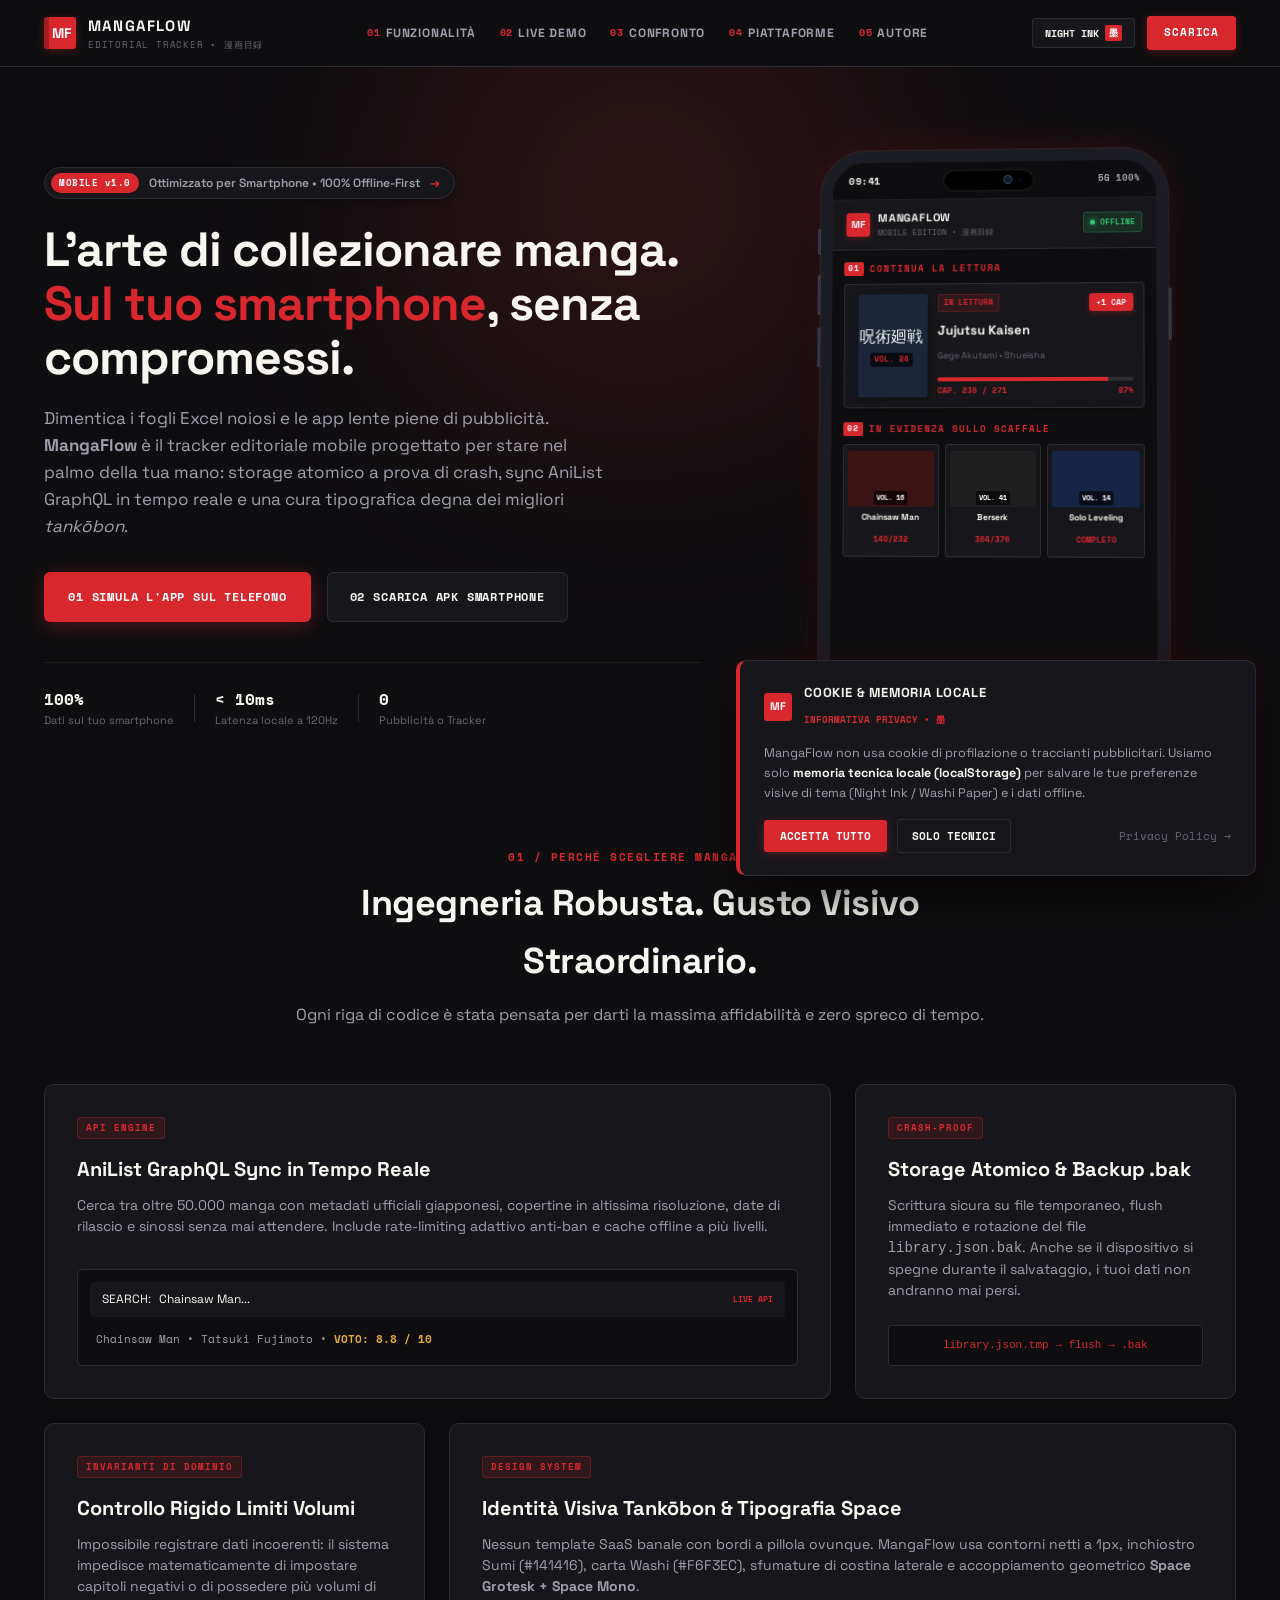
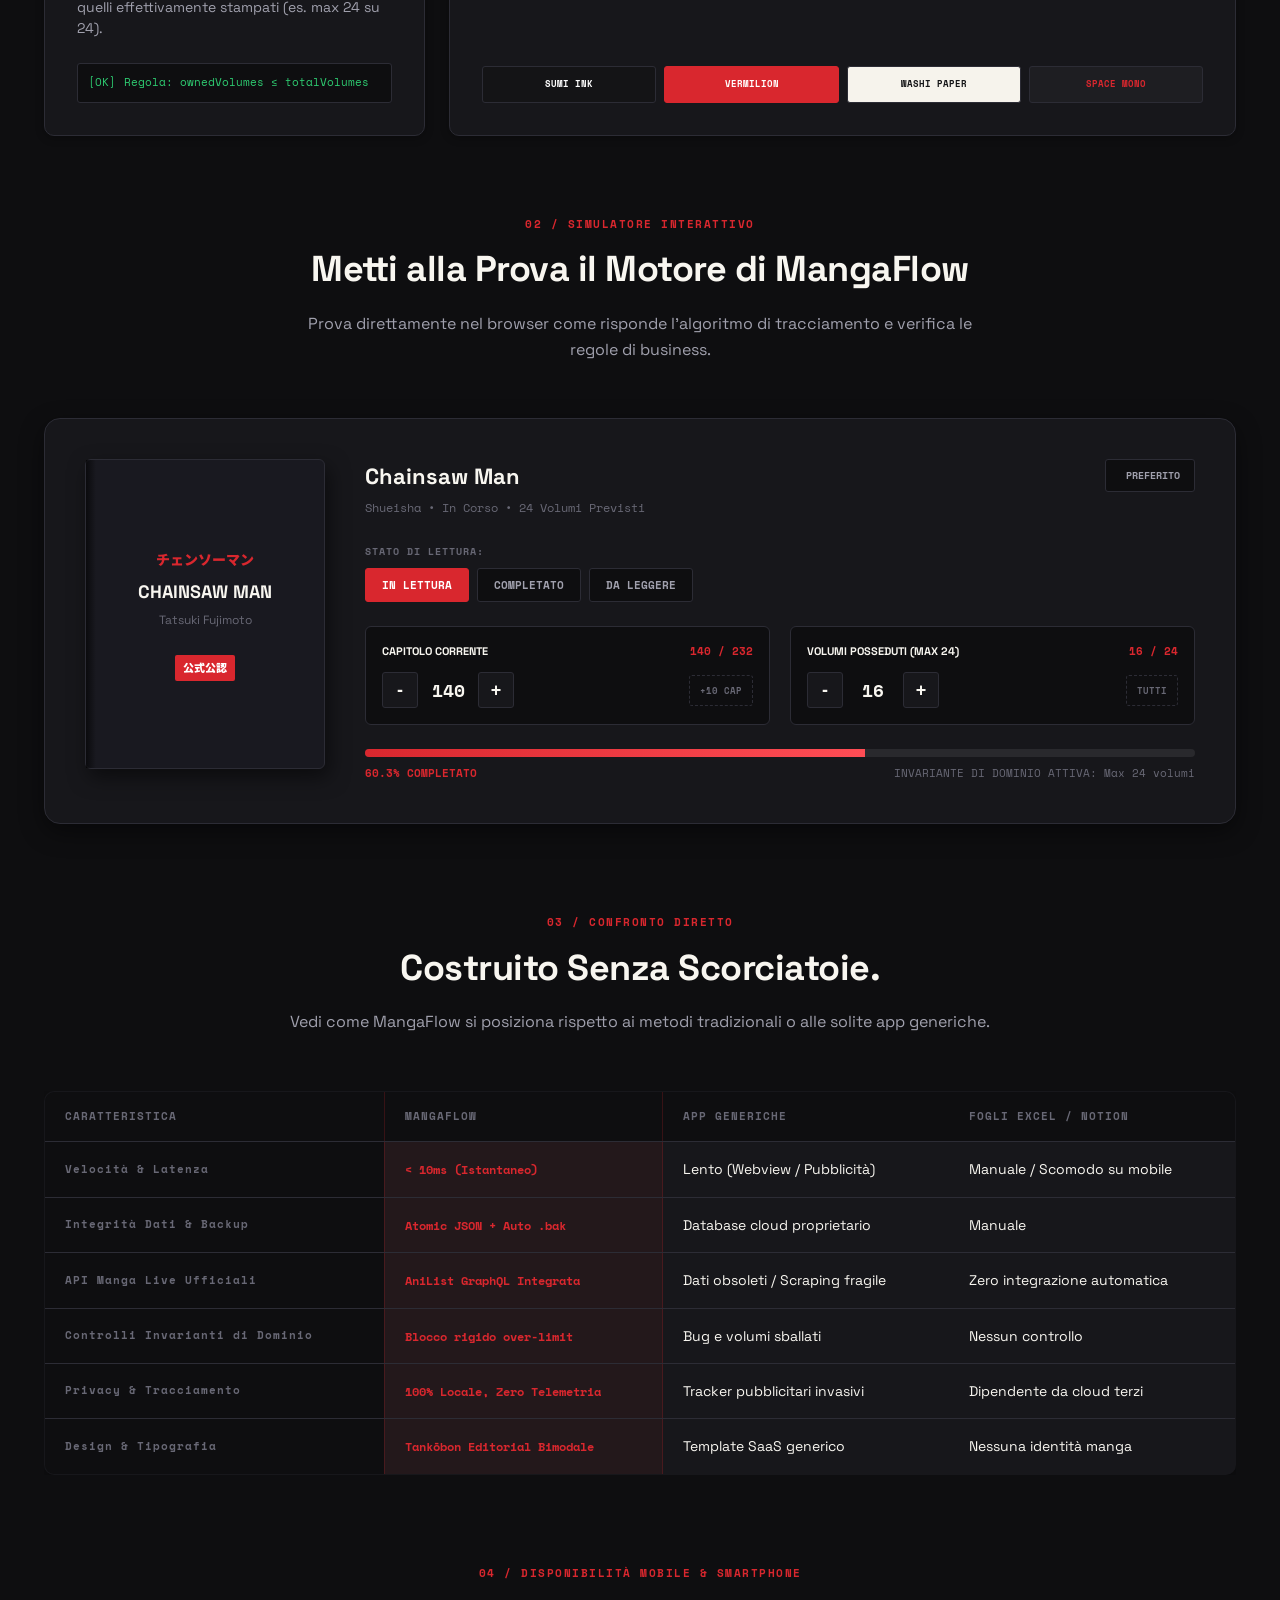
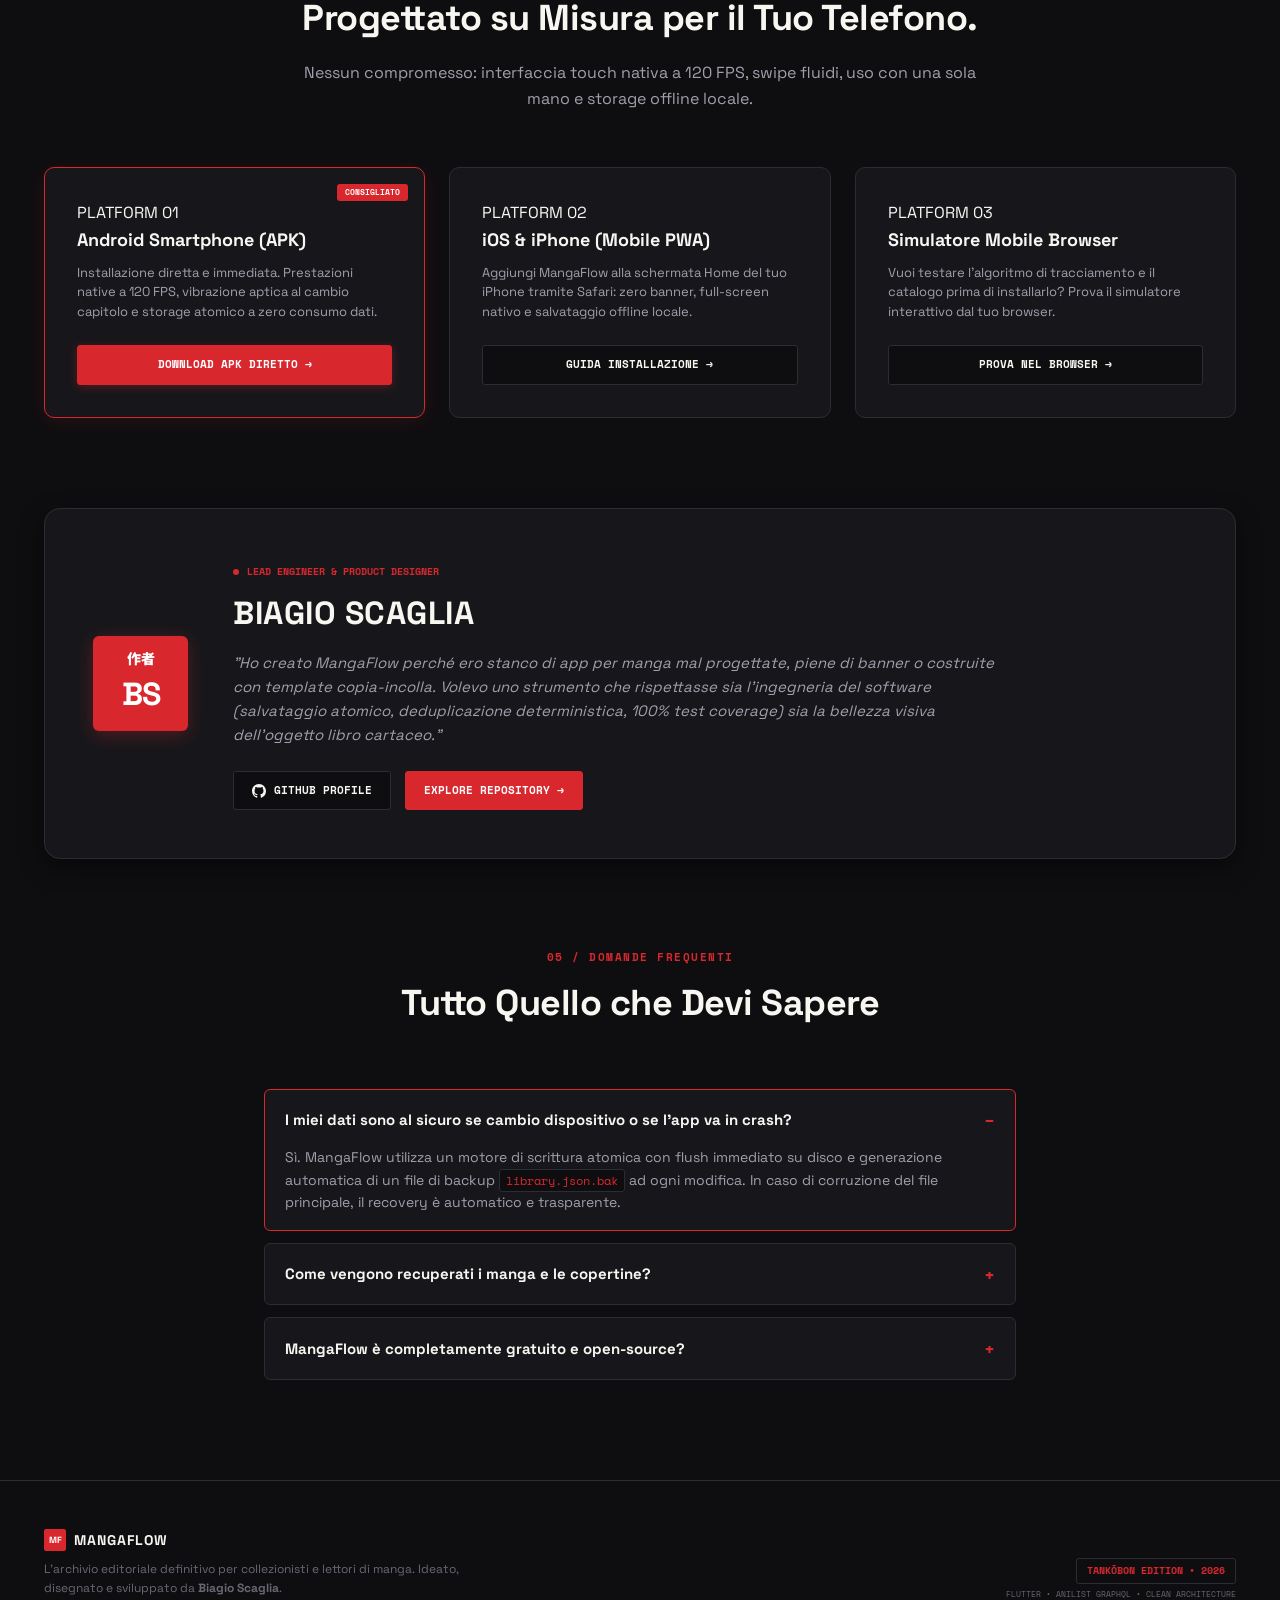
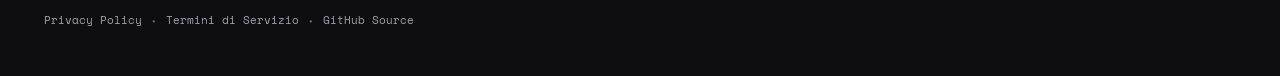
<file: landing/landing/index.html>
<!DOCTYPE html>
<html lang="it">
<head>
  <meta charset="UTF-8">
  <meta http-equiv="refresh" content="0; url=../">
  <title>MangaFlow — Redirect</title>
  <script>
    window.location.replace('../' + window.location.search + window.location.hash);
  </script>
</head>
<body style="background:#0E0E10; color:#fff; font-family:sans-serif; display:flex; align-items:center; justify-content:center; height:100vh; margin:0;">
  <p>Reindirizzamento a MangaFlow... <a href="../" style="color:#D9272E;">Clicca qui</a> se non vieni reindirizzato automaticamente.</p>
</body>
</html>
</file>
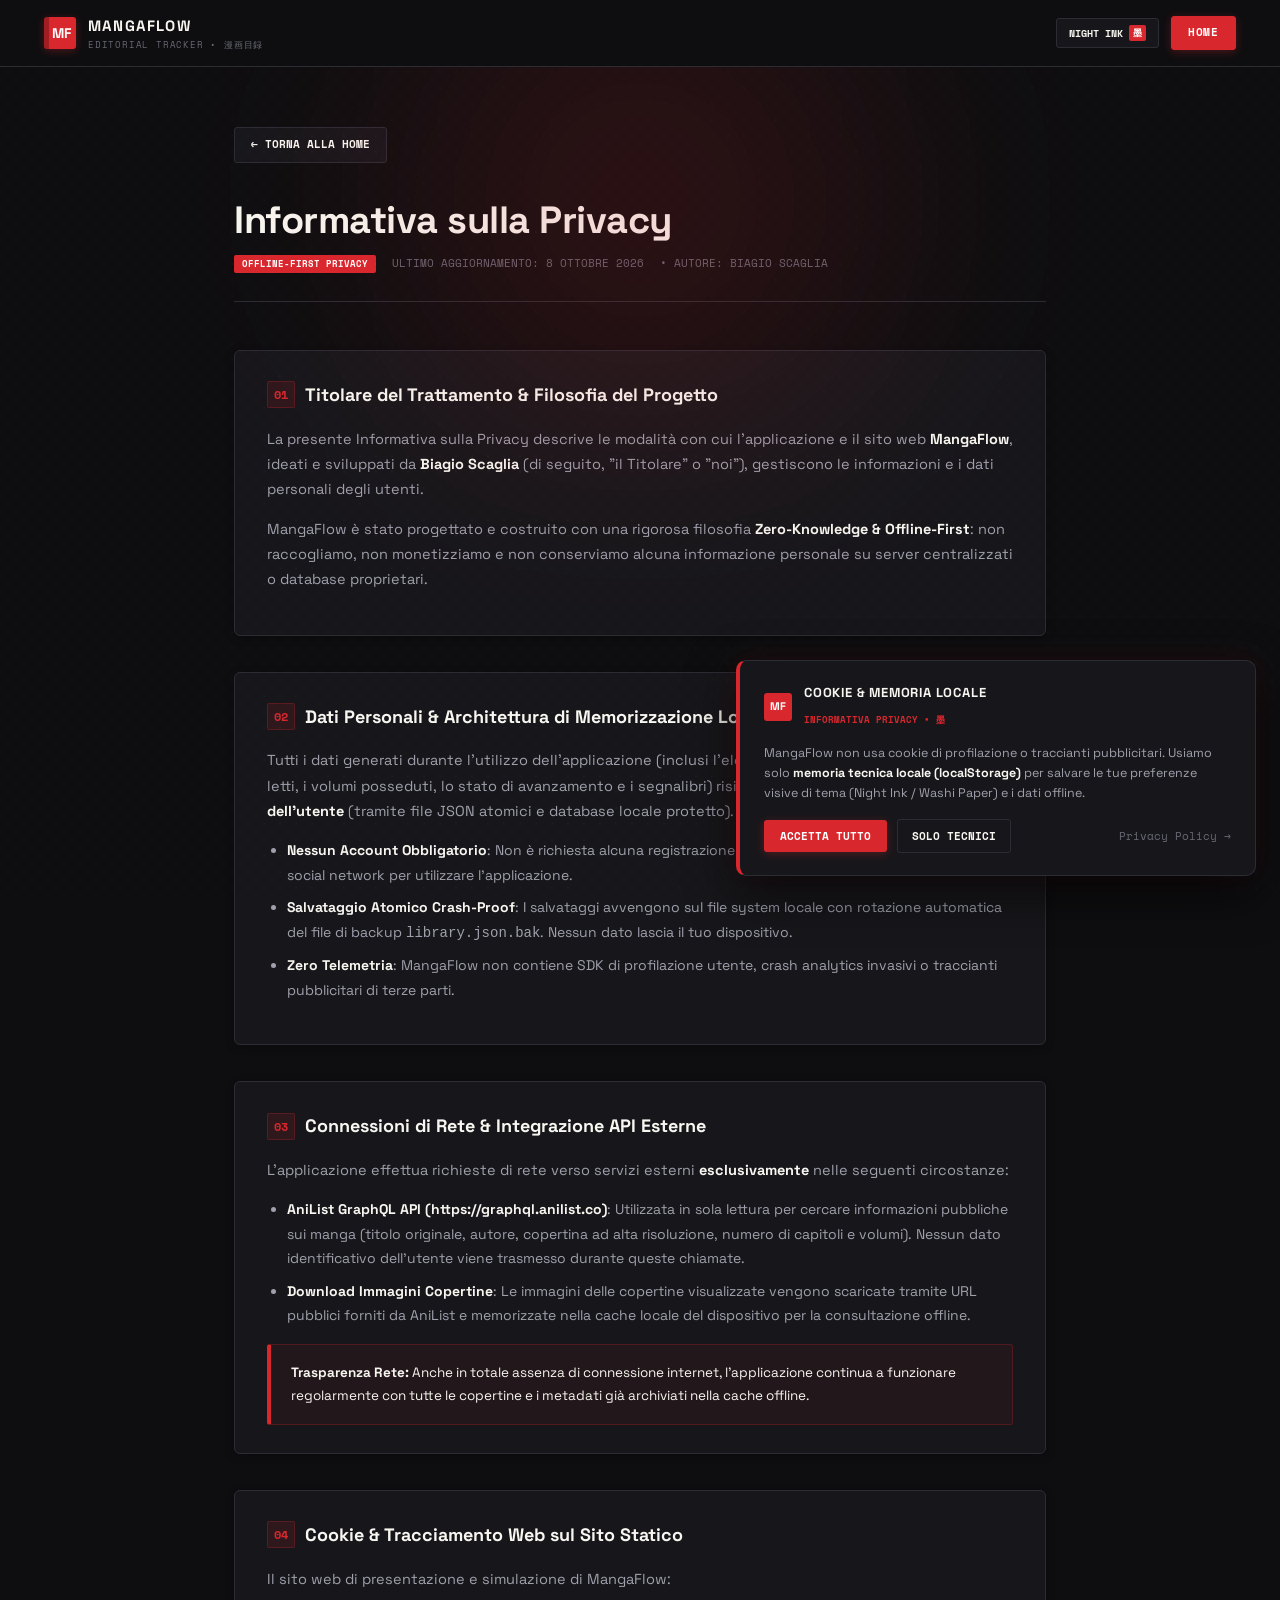
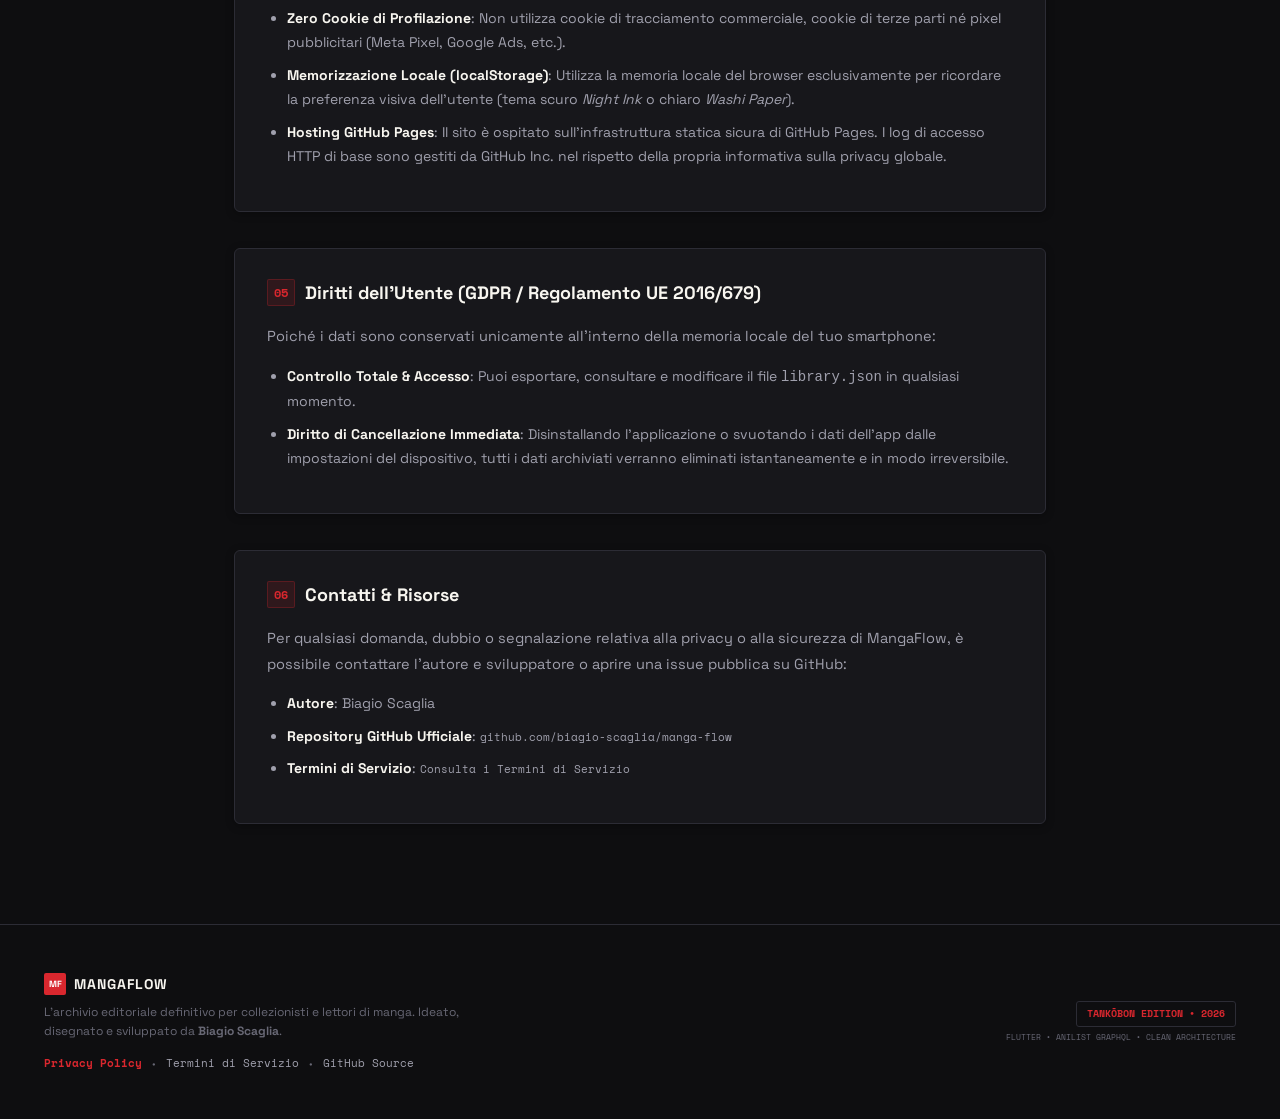
<file: landing/privacy.html>
<!DOCTYPE html>
<html lang="it" data-theme="dark">
<head>
  <meta charset="UTF-8">
  <meta name="viewport" content="width=device-width, initial-scale=1.0">
  
  <title>Informativa sulla Privacy — MangaFlow | by Biagio Scaglia</title>
  <meta name="title" content="Informativa sulla Privacy — MangaFlow | by Biagio Scaglia">
  <meta name="description" content="Informativa sulla Privacy di MangaFlow: architettura 100% offline-first, nessun tracciamento o cookie di profilazione, memorizzazione locale dei dati.">
  <meta name="robots" content="index, follow">
  <link rel="canonical" href="https://biagio-scaglia.github.io/manga-flow/privacy.html">
  
  <meta name="theme-color" content="#0E0F12">
  <meta name="color-scheme" content="dark light">
  <link rel="manifest" href="manifest.webmanifest">
  <link rel="icon" type="image/png" href="assets/app_logo.png">
  <link rel="apple-touch-icon" href="assets/app_logo.png">

  <!-- Open Graph -->
  <meta property="og:type" content="article">
  <meta property="og:url" content="https://biagio-scaglia.github.io/manga-flow/privacy.html">
  <meta property="og:title" content="Informativa sulla Privacy — MangaFlow">
  <meta property="og:description" content="Nessun tracciamento, nessun dato inviato a server esterni: i tuoi manga rimangono 100% sul tuo dispositivo.">
  <meta property="og:image" content="https://biagio-scaglia.github.io/manga-flow/assets/og_image.png">
  <meta property="og:site_name" content="MangaFlow">
  <meta property="og:locale" content="it_IT">

  <!-- Typography & Styles -->
  <link rel="preconnect" href="https://fonts.googleapis.com">
  <link rel="preconnect" href="https://fonts.gstatic.com" crossorigin>
  <link href="https://fonts.googleapis.com/css2?family=Space+Grotesk:wght@400;500;600;700;900&family=Space+Mono:ital,wght@0,400;0,700;1,400&family=Noto+Sans+JP:wght@400;700;900&display=swap" rel="stylesheet">
  <link rel="stylesheet" href="styles.css">

  <script src="app.js" defer></script>
</head>
<body>

  <div class="ambient-glow" aria-hidden="true"></div>
  <div class="manga-halftone-overlay" aria-hidden="true"></div>

  <!-- HEADER -->
  <header class="editorial-header" role="banner">
    <div class="header-inner">
      <a href="index.html" class="brand-group" aria-label="Torna alla Home di MangaFlow">
        <div class="brand-hanko" aria-hidden="true">
          <span class="spine-line"></span>
          <span class="brand-mf">MF</span>
        </div>
        <div class="brand-title-wrap">
          <span class="brand-name">MANGAFLOW</span>
          <span class="brand-sub">EDITORIAL TRACKER • 漫画目録</span>
        </div>
      </a>

      <div class="header-actions">
        <button id="theme-toggle" class="theme-toggle-btn" type="button" aria-label="Cambia tema chiaro/scuro">
          <span class="theme-mode-text">NIGHT INK</span>
          <span class="theme-icon-box" aria-hidden="true">墨</span>
        </button>
        <a href="index.html" class="btn-nav-download" aria-label="Torna all'applicazione">
          HOME
        </a>
      </div>
    </div>
  </header>

  <main id="main-content" class="legal-main-container">
    <div class="legal-back-bar">
      <a href="index.html" class="legal-back-btn">&larr; TORNA ALLA HOME</a>
    </div>

    <header class="legal-header">
      <h1 class="legal-title">Informativa sulla Privacy</h1>
      <div class="legal-meta-bar">
        <span class="legal-badge-pill">OFFLINE-FIRST PRIVACY</span>
        <span>ULTIMO AGGIORNAMENTO: 8 OTTOBRE 2026</span>
        <span>&bull; AUTORE: BIAGIO SCAGLIA</span>
      </div>
    </header>

    <article class="legal-content-body">
      <!-- SEZIONE 1 -->
      <section class="legal-section">
        <h2 class="legal-section-title">
          <span class="legal-sec-num">01</span>
          <span>Titolare del Trattamento &amp; Filosofia del Progetto</span>
        </h2>
        <p class="legal-text">
          La presente Informativa sulla Privacy descrive le modalità con cui l'applicazione e il sito web <strong>MangaFlow</strong>, ideati e sviluppati da <strong>Biagio Scaglia</strong> (di seguito, "il Titolare" o "noi"), gestiscono le informazioni e i dati personali degli utenti.
        </p>
        <p class="legal-text">
          MangaFlow è stato progettato e costruito con una rigorosa filosofia <strong>Zero-Knowledge &amp; Offline-First</strong>: non raccogliamo, non monetizziamo e non conserviamo alcuna informazione personale su server centralizzati o database proprietari.
        </p>
      </section>

      <!-- SEZIONE 2 -->
      <section class="legal-section">
        <h2 class="legal-section-title">
          <span class="legal-sec-num">02</span>
          <span>Dati Personali &amp; Architettura di Memorizzazione Locale</span>
        </h2>
        <p class="legal-text">
          Tutti i dati generati durante l'utilizzo dell'applicazione (inclusi l'elenco dei manga catalogati, i capitoli letti, i volumi posseduti, lo stato di avanzamento e i segnalibri) risiedono <strong>esclusivamente sul dispositivo dell'utente</strong> (tramite file JSON atomici e database locale protetto).
        </p>
        <ul class="legal-list">
          <li><strong>Nessun Account Obbligatorio</strong>: Non è richiesta alcuna registrazione tramite email, password o login con social network per utilizzare l'applicazione.</li>
          <li><strong>Salvataggio Atomico Crash-Proof</strong>: I salvataggi avvengono sul file system locale con rotazione automatica del file di backup <code>library.json.bak</code>. Nessun dato lascia il tuo dispositivo.</li>
          <li><strong>Zero Telemetria</strong>: MangaFlow non contiene SDK di profilazione utente, crash analytics invasivi o traccianti pubblicitari di terze parti.</li>
        </ul>
      </section>

      <!-- SEZIONE 3 -->
      <section class="legal-section">
        <h2 class="legal-section-title">
          <span class="legal-sec-num">03</span>
          <span>Connessioni di Rete &amp; Integrazione API Esterne</span>
        </h2>
        <p class="legal-text">
          L'applicazione effettua richieste di rete verso servizi esterni <strong>esclusivamente</strong> nelle seguenti circostanze:
        </p>
        <ul class="legal-list">
          <li>
            <strong>AniList GraphQL API (https://graphql.anilist.co)</strong>: Utilizzata in sola lettura per cercare informazioni pubbliche sui manga (titolo originale, autore, copertina ad alta risoluzione, numero di capitoli e volumi). Nessun dato identificativo dell'utente viene trasmesso durante queste chiamate.
          </li>
          <li>
            <strong>Download Immagini Copertine</strong>: Le immagini delle copertine visualizzate vengono scaricate tramite URL pubblici forniti da AniList e memorizzate nella cache locale del dispositivo per la consultazione offline.
          </li>
        </ul>
        <div class="legal-highlight-box">
          <strong>Trasparenza Rete:</strong> Anche in totale assenza di connessione internet, l'applicazione continua a funzionare regolarmente con tutte le copertine e i metadati già archiviati nella cache offline.
        </div>
      </section>

      <!-- SEZIONE 4 -->
      <section class="legal-section">
        <h2 class="legal-section-title">
          <span class="legal-sec-num">04</span>
          <span>Cookie &amp; Tracciamento Web sul Sito Statico</span>
        </h2>
        <p class="legal-text">
          Il sito web di presentazione e simulazione di MangaFlow:
        </p>
        <ul class="legal-list">
          <li><strong>Zero Cookie di Profilazione</strong>: Non utilizza cookie di tracciamento commerciale, cookie di terze parti né pixel pubblicitari (Meta Pixel, Google Ads, etc.).</li>
          <li><strong>Memorizzazione Locale (localStorage)</strong>: Utilizza la memoria locale del browser esclusivamente per ricordare la preferenza visiva dell'utente (tema scuro <em>Night Ink</em> o chiaro <em>Washi Paper</em>).</li>
          <li><strong>Hosting GitHub Pages</strong>: Il sito è ospitato sull'infrastruttura statica sicura di GitHub Pages. I log di accesso HTTP di base sono gestiti da GitHub Inc. nel rispetto della propria informativa sulla privacy globale.</li>
        </ul>
      </section>

      <!-- SEZIONE 5 -->
      <section class="legal-section">
        <h2 class="legal-section-title">
          <span class="legal-sec-num">05</span>
          <span>Diritti dell'Utente (GDPR / Regolamento UE 2016/679)</span>
        </h2>
        <p class="legal-text">
          Poiché i dati sono conservati unicamente all'interno della memoria locale del tuo smartphone:
        </p>
        <ul class="legal-list">
          <li><strong>Controllo Totale &amp; Accesso</strong>: Puoi esportare, consultare e modificare il file <code>library.json</code> in qualsiasi momento.</li>
          <li><strong>Diritto di Cancellazione Immediata</strong>: Disinstallando l'applicazione o svuotando i dati dell'app dalle impostazioni del dispositivo, tutti i dati archiviati verranno eliminati istantaneamente e in modo irreversibile.</li>
        </ul>
      </section>

      <!-- SEZIONE 6 -->
      <section class="legal-section">
        <h2 class="legal-section-title">
          <span class="legal-sec-num">06</span>
          <span>Contatti &amp; Risorse</span>
        </h2>
        <p class="legal-text">
          Per qualsiasi domanda, dubbio o segnalazione relativa alla privacy o alla sicurezza di MangaFlow, è possibile contattare l'autore e sviluppatore o aprire una issue pubblica su GitHub:
        </p>
        <ul class="legal-list">
          <li><strong>Autore</strong>: Biagio Scaglia</li>
          <li><strong>Repository GitHub Ufficiale</strong>: <a href="https://github.com/biagio-scaglia/manga-flow" target="_blank" rel="noopener noreferrer" class="legal-link">github.com/biagio-scaglia/manga-flow</a></li>
          <li><strong>Termini di Servizio</strong>: <a href="terms.html" class="legal-link">Consulta i Termini di Servizio</a></li>
        </ul>
      </section>
    </article>
  </main>

  <!-- FOOTER -->
  <footer class="editorial-footer" role="contentinfo">
    <div class="footer-inner">
      <div class="footer-left">
        <div class="footer-brand-row">
          <span class="footer-hanko-box" aria-hidden="true">MF</span>
          <span class="footer-brand-title">MANGAFLOW</span>
        </div>
        <p class="footer-mission">
          L'archivio editoriale definitivo per collezionisti e lettori di manga. Ideato, disegnato e sviluppato da <strong>Biagio Scaglia</strong>.
        </p>
        <div class="footer-legal-links">
          <a href="privacy.html" class="legal-link" style="color: var(--vermilion); font-weight: 700;">Privacy Policy</a>
          <span class="legal-sep" aria-hidden="true">&bull;</span>
          <a href="terms.html" class="legal-link">Termini di Servizio</a>
          <span class="legal-sep" aria-hidden="true">&bull;</span>
          <a href="https://github.com/biagio-scaglia/manga-flow" target="_blank" rel="noopener noreferrer" class="legal-link">GitHub Source</a>
        </div>
      </div>

      <div class="footer-right">
        <div class="footer-stamp-container">
          <span class="stamp-chip">TANKŌBON EDITION &bull; <time datetime="2026">2026</time></span>
          <span class="stamp-sub">FLUTTER &bull; ANILIST GRAPHQL &bull; CLEAN ARCHITECTURE</span>
        </div>
      </div>
    </div>
  </footer>

</body>
</html>
</file>
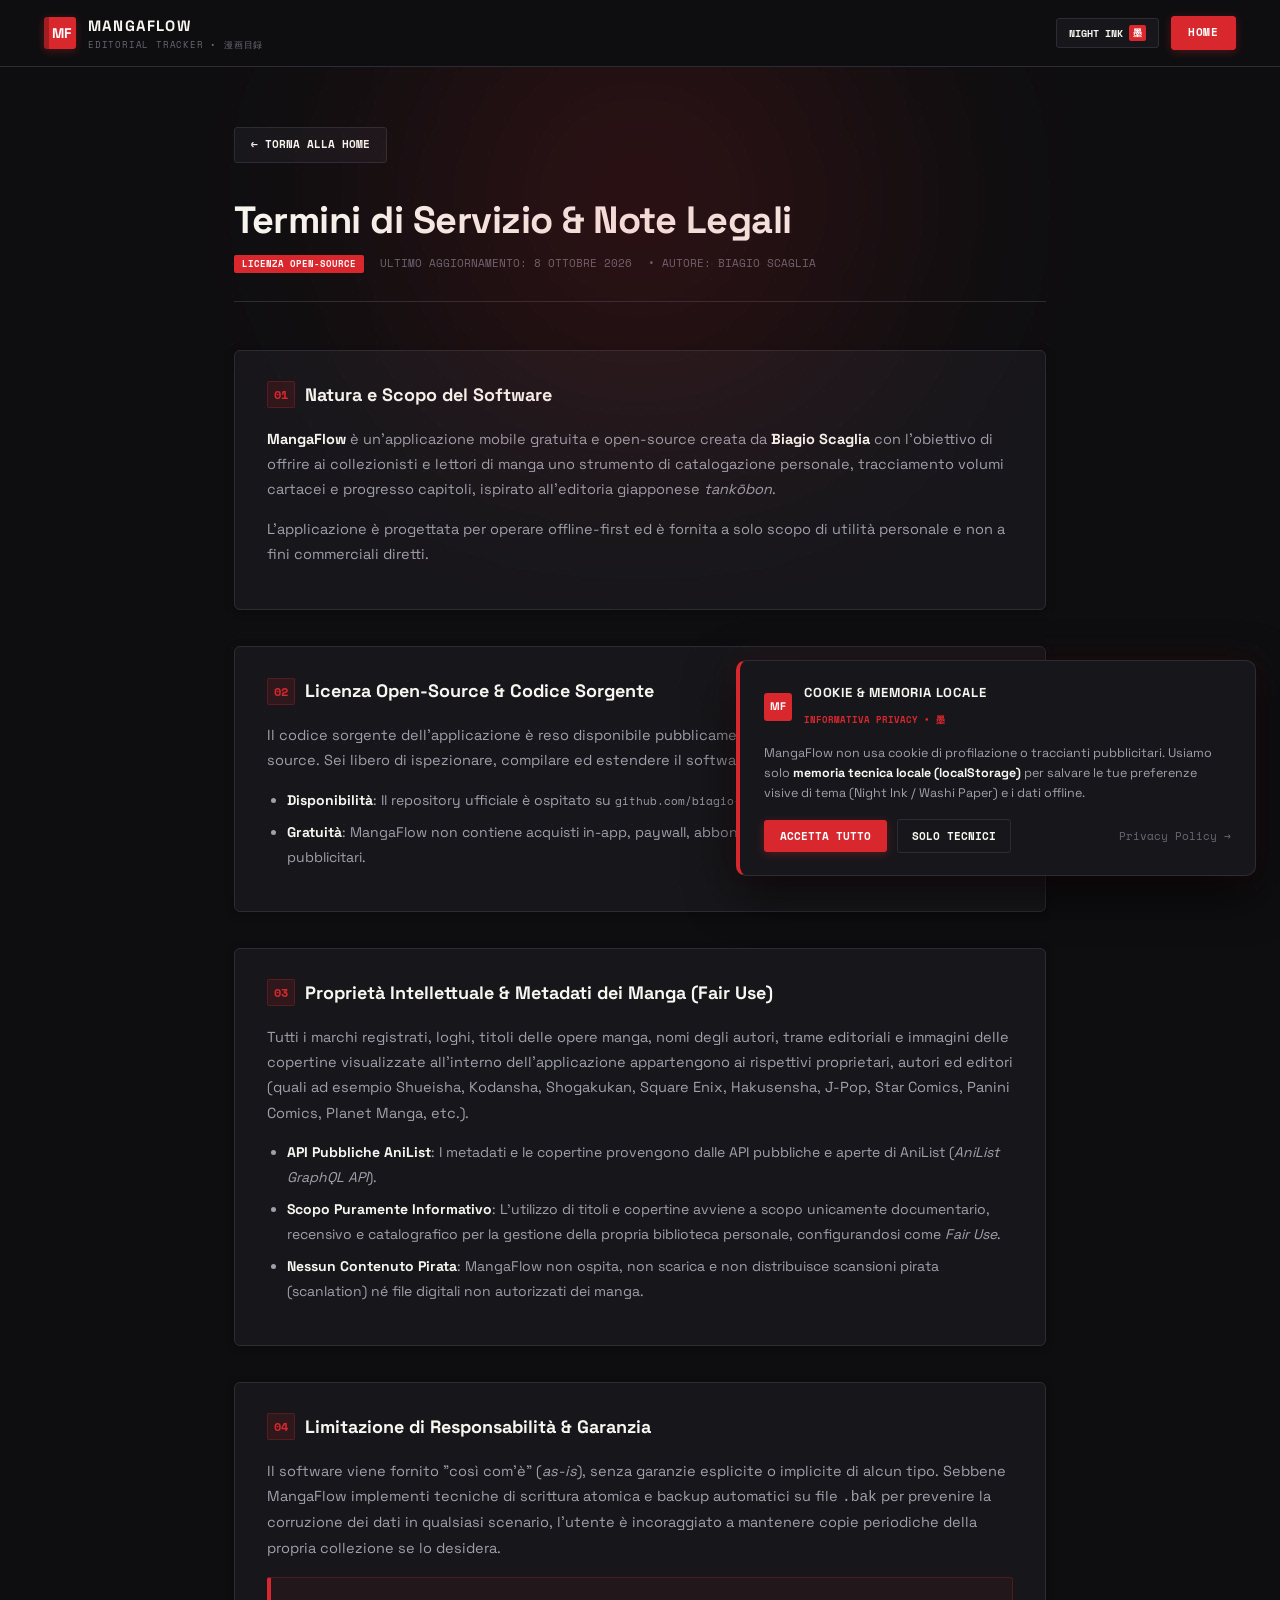
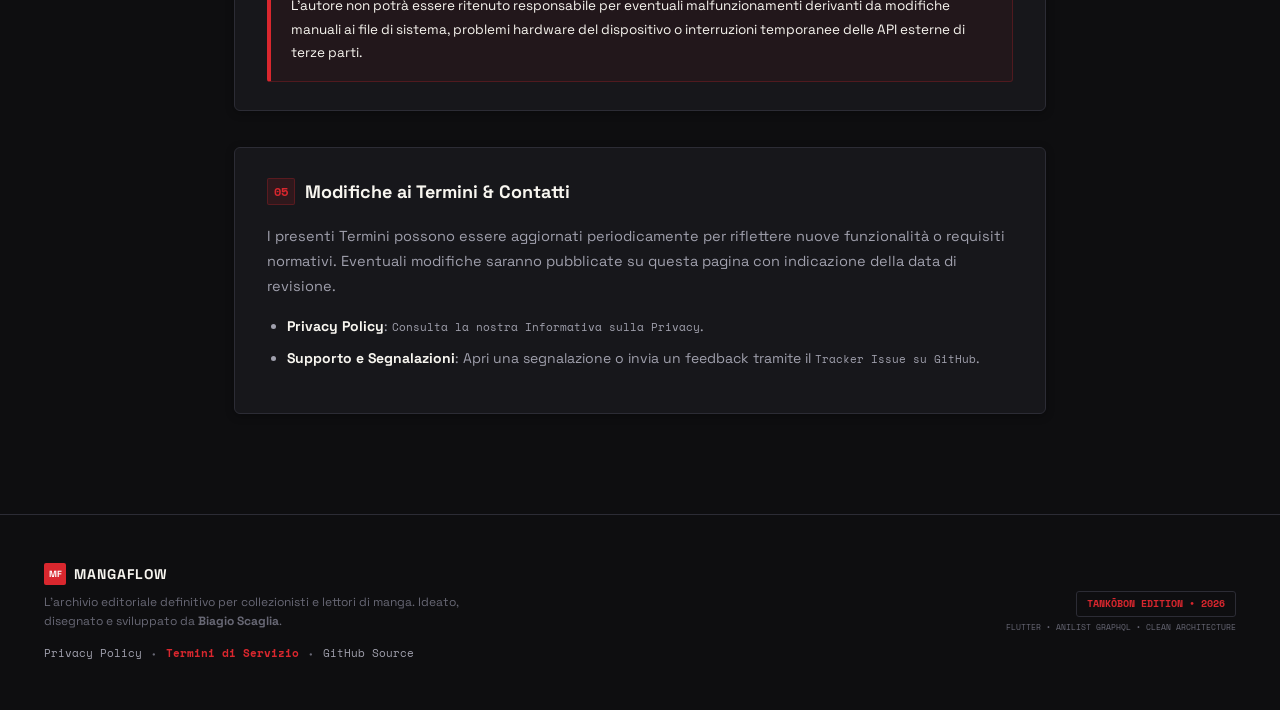
<file: landing/terms.html>
<!DOCTYPE html>
<html lang="it" data-theme="dark">
<head>
  <meta charset="UTF-8">
  <meta name="viewport" content="width=device-width, initial-scale=1.0">
  
  <title>Termini di Servizio — MangaFlow | by Biagio Scaglia</title>
  <meta name="title" content="Termini di Servizio — MangaFlow | by Biagio Scaglia">
  <meta name="description" content="Termini di Servizio e Note Legali di MangaFlow: licenza open-source, diritti di proprietà intellettuale su metadati manga e condizioni di utilizzo.">
  <meta name="robots" content="index, follow">
  <link rel="canonical" href="https://biagio-scaglia.github.io/manga-flow/terms.html">
  
  <meta name="theme-color" content="#0E0F12">
  <meta name="color-scheme" content="dark light">
  <link rel="manifest" href="manifest.webmanifest">
  <link rel="icon" type="image/png" href="assets/app_logo.png">
  <link rel="apple-touch-icon" href="assets/app_logo.png">

  <!-- Open Graph -->
  <meta property="og:type" content="article">
  <meta property="og:url" content="https://biagio-scaglia.github.io/manga-flow/terms.html">
  <meta property="og:title" content="Termini di Servizio — MangaFlow">
  <meta property="og:description" content="Condizioni d'uso, licenza open-source e note sul copyright di MangaFlow.">
  <meta property="og:image" content="https://biagio-scaglia.github.io/manga-flow/assets/og_image.png">
  <meta property="og:site_name" content="MangaFlow">
  <meta property="og:locale" content="it_IT">

  <!-- Typography & Styles -->
  <link rel="preconnect" href="https://fonts.googleapis.com">
  <link rel="preconnect" href="https://fonts.gstatic.com" crossorigin>
  <link href="https://fonts.googleapis.com/css2?family=Space+Grotesk:wght@400;500;600;700;900&family=Space+Mono:ital,wght@0,400;0,700;1,400&family=Noto+Sans+JP:wght@400;700;900&display=swap" rel="stylesheet">
  <link rel="stylesheet" href="styles.css">

  <script src="app.js" defer></script>
</head>
<body>

  <div class="ambient-glow" aria-hidden="true"></div>
  <div class="manga-halftone-overlay" aria-hidden="true"></div>

  <!-- HEADER -->
  <header class="editorial-header" role="banner">
    <div class="header-inner">
      <a href="index.html" class="brand-group" aria-label="Torna alla Home di MangaFlow">
        <div class="brand-hanko" aria-hidden="true">
          <span class="spine-line"></span>
          <span class="brand-mf">MF</span>
        </div>
        <div class="brand-title-wrap">
          <span class="brand-name">MANGAFLOW</span>
          <span class="brand-sub">EDITORIAL TRACKER • 漫画目録</span>
        </div>
      </a>

      <div class="header-actions">
        <button id="theme-toggle" class="theme-toggle-btn" type="button" aria-label="Cambia tema chiaro/scuro">
          <span class="theme-mode-text">NIGHT INK</span>
          <span class="theme-icon-box" aria-hidden="true">墨</span>
        </button>
        <a href="index.html" class="btn-nav-download" aria-label="Torna all'applicazione">
          HOME
        </a>
      </div>
    </div>
  </header>

  <main id="main-content" class="legal-main-container">
    <div class="legal-back-bar">
      <a href="index.html" class="legal-back-btn">&larr; TORNA ALLA HOME</a>
    </div>

    <header class="legal-header">
      <h1 class="legal-title">Termini di Servizio &amp; Note Legali</h1>
      <div class="legal-meta-bar">
        <span class="legal-badge-pill">LICENZA OPEN-SOURCE</span>
        <span>ULTIMO AGGIORNAMENTO: 8 OTTOBRE 2026</span>
        <span>&bull; AUTORE: BIAGIO SCAGLIA</span>
      </div>
    </header>

    <article class="legal-content-body">
      <!-- SEZIONE 1 -->
      <section class="legal-section">
        <h2 class="legal-section-title">
          <span class="legal-sec-num">01</span>
          <span>Natura e Scopo del Software</span>
        </h2>
        <p class="legal-text">
          <strong>MangaFlow</strong> è un'applicazione mobile gratuita e open-source creata da <strong>Biagio Scaglia</strong> con l'obiettivo di offrire ai collezionisti e lettori di manga uno strumento di catalogazione personale, tracciamento volumi cartacei e progresso capitoli, ispirato all'editoria giapponese <em>tankōbon</em>.
        </p>
        <p class="legal-text">
          L'applicazione è progettata per operare offline-first ed è fornita a solo scopo di utilità personale e non a fini commerciali diretti.
        </p>
      </section>

      <!-- SEZIONE 2 -->
      <section class="legal-section">
        <h2 class="legal-section-title">
          <span class="legal-sec-num">02</span>
          <span>Licenza Open-Source &amp; Codice Sorgente</span>
        </h2>
        <p class="legal-text">
          Il codice sorgente dell'applicazione è reso disponibile pubblicamente su GitHub sotto licenza open-source. Sei libero di ispezionare, compilare ed estendere il software nel rispetto delle licenze applicabili:
        </p>
        <ul class="legal-list">
          <li><strong>Disponibilità</strong>: Il repository ufficiale è ospitato su <a href="https://github.com/biagio-scaglia/manga-flow" target="_blank" rel="noopener noreferrer" class="legal-link">github.com/biagio-scaglia/manga-flow</a>.</li>
          <li><strong>Gratuità</strong>: MangaFlow non contiene acquisti in-app, paywall, abbonamenti obbligatori o annunci pubblicitari.</li>
        </ul>
      </section>

      <!-- SEZIONE 3 -->
      <section class="legal-section">
        <h2 class="legal-section-title">
          <span class="legal-sec-num">03</span>
          <span>Proprietà Intellettuale &amp; Metadati dei Manga (Fair Use)</span>
        </h2>
        <p class="legal-text">
          Tutti i marchi registrati, loghi, titoli delle opere manga, nomi degli autori, trame editoriali e immagini delle copertine visualizzate all'interno dell'applicazione appartengono ai rispettivi proprietari, autori ed editori (quali ad esempio Shueisha, Kodansha, Shogakukan, Square Enix, Hakusensha, J-Pop, Star Comics, Panini Comics, Planet Manga, etc.).
        </p>
        <ul class="legal-list">
          <li><strong>API Pubbliche AniList</strong>: I metadati e le copertine provengono dalle API pubbliche e aperte di AniList (<em>AniList GraphQL API</em>).</li>
          <li><strong>Scopo Puramente Informativo</strong>: L'utilizzo di titoli e copertine avviene a scopo unicamente documentario, recensivo e catalografico per la gestione della propria biblioteca personale, configurandosi come <em>Fair Use</em>.</li>
          <li><strong>Nessun Contenuto Pirata</strong>: MangaFlow non ospita, non scarica e non distribuisce scansioni pirata (scanlation) né file digitali non autorizzati dei manga.</li>
        </ul>
      </section>

      <!-- SEZIONE 4 -->
      <section class="legal-section">
        <h2 class="legal-section-title">
          <span class="legal-sec-num">04</span>
          <span>Limitazione di Responsabilità &amp; Garanzia</span>
        </h2>
        <p class="legal-text">
          Il software viene fornito "così com'è" (<em>as-is</em>), senza garanzie esplicite o implicite di alcun tipo. Sebbene MangaFlow implementi tecniche di scrittura atomica e backup automatici su file <code>.bak</code> per prevenire la corruzione dei dati in qualsiasi scenario, l'utente è incoraggiato a mantenere copie periodiche della propria collezione se lo desidera.
        </p>
        <div class="legal-highlight-box">
          L'autore non potrà essere ritenuto responsabile per eventuali malfunzionamenti derivanti da modifiche manuali ai file di sistema, problemi hardware del dispositivo o interruzioni temporanee delle API esterne di terze parti.
        </div>
      </section>

      <!-- SEZIONE 5 -->
      <section class="legal-section">
        <h2 class="legal-section-title">
          <span class="legal-sec-num">05</span>
          <span>Modifiche ai Termini &amp; Contatti</span>
        </h2>
        <p class="legal-text">
          I presenti Termini possono essere aggiornati periodicamente per riflettere nuove funzionalità o requisiti normativi. Eventuali modifiche saranno pubblicate su questa pagina con indicazione della data di revisione.
        </p>
        <ul class="legal-list">
          <li><strong>Privacy Policy</strong>: <a href="privacy.html" class="legal-link">Consulta la nostra Informativa sulla Privacy</a>.</li>
          <li><strong>Supporto e Segnalazioni</strong>: Apri una segnalazione o invia un feedback tramite il <a href="https://github.com/biagio-scaglia/manga-flow/issues" target="_blank" rel="noopener noreferrer" class="legal-link">Tracker Issue su GitHub</a>.</li>
        </ul>
      </section>
    </article>
  </main>

  <!-- FOOTER -->
  <footer class="editorial-footer" role="contentinfo">
    <div class="footer-inner">
      <div class="footer-left">
        <div class="footer-brand-row">
          <span class="footer-hanko-box" aria-hidden="true">MF</span>
          <span class="footer-brand-title">MANGAFLOW</span>
        </div>
        <p class="footer-mission">
          L'archivio editoriale definitivo per collezionisti e lettori di manga. Ideato, disegnato e sviluppato da <strong>Biagio Scaglia</strong>.
        </p>
        <div class="footer-legal-links">
          <a href="privacy.html" class="legal-link">Privacy Policy</a>
          <span class="legal-sep" aria-hidden="true">&bull;</span>
          <a href="terms.html" class="legal-link" style="color: var(--vermilion); font-weight: 700;">Termini di Servizio</a>
          <span class="legal-sep" aria-hidden="true">&bull;</span>
          <a href="https://github.com/biagio-scaglia/manga-flow" target="_blank" rel="noopener noreferrer" class="legal-link">GitHub Source</a>
        </div>
      </div>

      <div class="footer-right">
        <div class="footer-stamp-container">
          <span class="stamp-chip">TANKŌBON EDITION &bull; <time datetime="2026">2026</time></span>
          <span class="stamp-sub">FLUTTER &bull; ANILIST GRAPHQL &bull; CLEAN ARCHITECTURE</span>
        </div>
      </div>
    </div>
  </footer>

</body>
</html>
</file>
<file: landing/styles.css>
/* ==========================================================================
   MANGAFLOW — COMMERCIAL-GRADE JAPANESE EDITORIAL DESIGN SYSTEM
   Author: Biagio Scaglia
   ========================================================================== */

:root {
  /* Dark Mode: Sumi Night Ink (墨色) */
  --ink-bg: #0E0E10;
  --ink-surface: #17171B;
  --ink-surface-variant: #1F1F24;
  --ink-surface-hover: #26262D;
  --ink-border: #2C2C35;
  --ink-border-focus: #454552;
  --ink-border-subtle: rgba(255, 255, 255, 0.07);
  
  --text-primary: #F8F6F0;
  --text-secondary: #A0A0AD;
  --text-muted: #686875;
  
  /* Brand Vermilion Red (朱色) & Accents */
  --vermilion: #D9272E;
  --vermilion-glow: rgba(217, 39, 46, 0.3);
  --vermilion-glow-subtle: rgba(217, 39, 46, 0.12);
  --vermilion-dark: #B51B21;
  --gold-accent: #E5A93C;
  --green-accent: #2ECC71;

  /* Typography */
  --font-grotesk: 'Space Grotesk', -apple-system, BlinkMacSystemFont, sans-serif;
  --font-mono: 'Space Mono', monospace;
  --font-kanji: 'Noto Sans JP', sans-serif;

  /* Radii & Shadows */
  --radius-xs: 3px;
  --radius-sm: 6px;
  --radius-md: 10px;
  --radius-lg: 16px;
  --radius-pill: 9999px;

  --shadow-sm: 0 2px 8px rgba(0, 0, 0, 0.3);
  --shadow-md: 0 8px 24px rgba(0, 0, 0, 0.45);
  --shadow-lg: 0 16px 48px rgba(0, 0, 0, 0.6);

  --screentone-dot: rgba(255, 255, 255, 0.03);
}

/* Light Mode: Washi Paper (和紙) */
[data-theme="light"] {
  --ink-bg: #F5F2EB;
  --ink-surface: #FFFFFF;
  --ink-surface-variant: #EBE7DD;
  --ink-surface-hover: #E3DFD4;
  --ink-border: #DDD8CB;
  --ink-border-focus: #B8B2A2;
  --ink-border-subtle: rgba(0, 0, 0, 0.06);

  --text-primary: #121214;
  --text-secondary: #585863;
  --text-muted: #888894;

  --screentone-dot: rgba(0, 0, 0, 0.025);
  --shadow-sm: 0 2px 8px rgba(0, 0, 0, 0.06);
  --shadow-md: 0 8px 24px rgba(0, 0, 0, 0.08);
  --shadow-lg: 0 16px 48px rgba(0, 0, 0, 0.12);
}

/* Reset & Basics */
*, *::before, *::after {
  box-sizing: border-box;
  margin: 0;
  padding: 0;
}

/* Accessible Screen Reader Only Utility */
.sr-only {
  position: absolute;
  width: 1px;
  height: 1px;
  padding: 0;
  margin: -1px;
  overflow: hidden;
  clip: rect(0, 0, 0, 0);
  white-space: nowrap;
  border-width: 0;
}

html {
  scroll-behavior: smooth;
  font-size: 16px;
}

body {
  background-color: var(--ink-bg);
  color: var(--text-primary);
  font-family: var(--font-grotesk);
  line-height: 1.6;
  -webkit-font-smoothing: antialiased;
  -moz-osx-font-smoothing: grayscale;
  transition: background-color 0.3s ease, color 0.3s ease;
  overflow-x: hidden;
  position: relative;
}

/* Ambient Lighting & Screentone Texture */
.ambient-glow {
  position: absolute;
  top: -100px;
  left: 50%;
  transform: translateX(-50%);
  width: 900px;
  height: 600px;
  background: radial-gradient(circle, var(--vermilion-glow) 0%, transparent 70%);
  pointer-events: none;
  z-index: 0;
  opacity: 0.6;
  filter: blur(80px);
}

.manga-halftone-overlay {
  position: fixed;
  inset: 0;
  pointer-events: none;
  z-index: 0;
  background-image: radial-gradient(var(--screentone-dot) 1.2px, transparent 1.2px);
  background-size: 16px 16px;
}

.section-container, .hero-container, .header-inner, .footer-inner {
  max-width: 1240px;
  margin: 0 auto;
  padding: 0 24px;
  position: relative;
  z-index: 1;
}

/* ==========================================================================
   STICKY NAVBAR
   ========================================================================== */
.editorial-header {
  position: sticky;
  top: 0;
  z-index: 1000;
  background: var(--ink-bg);
  border-bottom: 1px solid var(--ink-border);
  backdrop-filter: blur(16px);
  -webkit-backdrop-filter: blur(16px);
  padding: 14px 0;
}

.header-inner {
  display: flex;
  align-items: center;
  justify-content: space-between;
}

.brand-group {
  display: flex;
  align-items: center;
  gap: 12px;
  text-decoration: none;
  color: inherit;
}

.brand-hanko {
  width: 32px;
  height: 32px;
  background-color: var(--vermilion);
  border-radius: var(--radius-xs);
  display: flex;
  align-items: center;
  justify-content: center;
  position: relative;
  box-shadow: 0 2px 8px var(--vermilion-glow);
}

.brand-hanko .spine-line {
  position: absolute;
  left: 0;
  top: 0;
  bottom: 0;
  width: 5px;
  background: rgba(0, 0, 0, 0.25);
  border-top-left-radius: var(--radius-xs);
  border-bottom-left-radius: var(--radius-xs);
}

.brand-mf {
  color: #FFFFFF;
  font-family: var(--font-grotesk);
  font-weight: 900;
  font-size: 14px;
  letter-spacing: -0.5px;
  margin-left: 2px;
}

.brand-title-wrap {
  display: flex;
  flex-direction: column;
}

.brand-name {
  font-size: 15px;
  font-weight: 900;
  letter-spacing: 1.2px;
}

.brand-sub {
  font-size: 9px;
  color: var(--text-muted);
  letter-spacing: 0.8px;
  font-family: var(--font-mono);
}

.editorial-nav {
  display: flex;
  gap: 24px;
}

.nav-item {
  color: var(--text-secondary);
  text-decoration: none;
  font-size: 12px;
  font-weight: 700;
  letter-spacing: 0.8px;
  transition: color 0.2s;
  display: flex;
  align-items: center;
  gap: 5px;
}

.nav-item:hover {
  color: var(--vermilion);
}

.nav-num {
  font-family: var(--font-mono);
  color: var(--vermilion);
  font-size: 10px;
}

.header-actions {
  display: flex;
  align-items: center;
  gap: 12px;
}

.theme-toggle-btn {
  background: var(--ink-surface);
  border: 1px solid var(--ink-border);
  color: var(--text-primary);
  padding: 6px 12px;
  border-radius: var(--radius-xs);
  cursor: pointer;
  display: flex;
  align-items: center;
  gap: 6px;
  font-family: var(--font-mono);
  font-size: 10px;
  font-weight: 700;
  transition: all 0.2s;
}

.theme-toggle-btn:hover {
  border-color: var(--vermilion);
}

.theme-icon-box {
  background: var(--vermilion);
  color: #fff;
  padding: 1px 4px;
  border-radius: 2px;
  font-size: 9px;
}

.btn-nav-download {
  background: var(--vermilion);
  border: 1px solid var(--vermilion);
  color: #FFFFFF;
  text-decoration: none;
  font-size: 11px;
  font-weight: 800;
  padding: 7px 16px;
  border-radius: var(--radius-xs);
  letter-spacing: 0.8px;
  font-family: var(--font-mono);
  box-shadow: 0 2px 10px var(--vermilion-glow);
  transition: all 0.2s;
}

.btn-nav-download:hover {
  background: var(--vermilion-dark);
  transform: translateY(-1px);
}

/* ==========================================================================
   HERO SECTION
   ========================================================================== */
.hero-section {
  padding: 80px 0 100px;
  position: relative;
}

.hero-container {
  display: grid;
  grid-template-columns: 1.15fr 0.85fr;
  gap: 50px;
  align-items: center;
}

.announcement-pill {
  display: inline-flex;
  align-items: center;
  gap: 10px;
  background: var(--ink-surface);
  border: 1px solid var(--ink-border);
  padding: 5px 14px 5px 6px;
  border-radius: var(--radius-pill);
  margin-bottom: 24px;
  box-shadow: var(--shadow-sm);
}

.pill-badge {
  background: var(--vermilion);
  color: #FFFFFF;
  font-family: var(--font-mono);
  font-size: 9px;
  font-weight: 800;
  padding: 3px 8px;
  border-radius: var(--radius-pill);
  letter-spacing: 0.5px;
}

.pill-text {
  font-size: 12px;
  font-weight: 600;
  color: var(--text-secondary);
}

.pill-arrow {
  color: var(--vermilion);
  font-weight: 800;
  font-size: 12px;
}

.hero-headline {
  font-size: 48px;
  font-weight: 900;
  line-height: 1.12;
  letter-spacing: -1px;
  margin-bottom: 20px;
}

.highlight-vermilion {
  color: var(--vermilion);
}

.hero-lead {
  font-size: 17px;
  color: var(--text-secondary);
  line-height: 1.6;
  margin-bottom: 32px;
  max-width: 560px;
}

.hero-cta-box {
  display: flex;
  gap: 16px;
  flex-wrap: wrap;
  margin-bottom: 40px;
}

.btn-primary-glow {
  display: inline-flex;
  align-items: center;
  gap: 8px;
  background: var(--vermilion);
  color: #FFFFFF;
  text-decoration: none;
  font-family: var(--font-mono);
  font-size: 12px;
  font-weight: 800;
  padding: 14px 24px;
  border-radius: var(--radius-sm);
  letter-spacing: 0.8px;
  box-shadow: 0 4px 20px var(--vermilion-glow);
  transition: all 0.2s ease;
}

.btn-primary-glow:hover {
  background: var(--vermilion-dark);
  transform: translateY(-2px);
  box-shadow: 0 8px 28px var(--vermilion-glow);
}

.btn-secondary-outline {
  display: inline-flex;
  align-items: center;
  gap: 8px;
  background: var(--ink-surface);
  border: 1px solid var(--ink-border);
  color: var(--text-primary);
  text-decoration: none;
  font-family: var(--font-mono);
  font-size: 12px;
  font-weight: 800;
  padding: 14px 22px;
  border-radius: var(--radius-sm);
  letter-spacing: 0.8px;
  transition: all 0.2s ease;
}

.btn-secondary-outline:hover {
  border-color: var(--vermilion);
  transform: translateY(-2px);
}

.gh-icon {
  fill: currentColor;
}

.hero-trust-bar {
  display: flex;
  align-items: center;
  gap: 20px;
  padding-top: 24px;
  border-top: 1px solid var(--ink-border-subtle);
}

.trust-item {
  display: flex;
  flex-direction: column;
}

.trust-num {
  font-family: var(--font-mono);
  font-size: 16px;
  font-weight: 900;
  color: var(--text-primary);
}

.trust-lbl {
  font-size: 11px;
  color: var(--text-muted);
}

.trust-divider {
  width: 1px;
  height: 28px;
  background: var(--ink-border);
}

/* ==========================================================================
   HERO INTERACTIVE SMARTPHONE SIMULATOR
   ========================================================================== */
.hero-mockup-wrapper {
  perspective: 1200px;
  display: flex;
  justify-content: center;
  align-items: center;
}

.smartphone-chassis {
  width: 350px;
  max-width: 100%;
  background: #0d0e12;
  border: 11px solid #1c1d24;
  border-radius: 46px;
  position: relative;
  box-shadow: 
    0 0 0 1px rgba(255, 255, 255, 0.08),
    0 24px 60px -12px rgba(0, 0, 0, 0.75),
    0 0 45px -10px var(--vermilion-glow);
  transform: rotateY(-3deg) rotateX(2deg);
  transition: transform 0.4s ease, box-shadow 0.4s ease;
  user-select: none;
}

.smartphone-chassis:hover {
  transform: rotateY(0deg) rotateX(0deg) translateY(-4px);
  box-shadow: 
    0 0 0 1px rgba(217, 39, 46, 0.35),
    0 30px 70px -12px rgba(0, 0, 0, 0.85),
    0 0 60px -5px var(--vermilion-glow);
}

/* Smartphone Hardware Side Buttons */
.phone-btn {
  position: absolute;
  background: #2b2d38;
  border-radius: 2px;
  box-shadow: inset 0 0 2px rgba(255, 255, 255, 0.25);
}

.phone-btn-power {
  right: -14px;
  top: 130px;
  width: 3px;
  height: 52px;
}

.phone-btn-vol-up {
  left: -14px;
  top: 115px;
  width: 3px;
  height: 40px;
}

.phone-btn-vol-down {
  left: -14px;
  top: 168px;
  width: 3px;
  height: 40px;
}

.phone-btn-action {
  left: -14px;
  top: 68px;
  width: 3px;
  height: 26px;
}

.phone-inner-bezel {
  border-radius: 35px;
  overflow: hidden;
  background: var(--ink-bg);
  display: flex;
  flex-direction: column;
  border: 1px solid rgba(255, 255, 255, 0.06);
}

/* Status Bar & Dynamic Island */
.phone-status-bar {
  height: 38px;
  padding: 0 16px;
  display: flex;
  align-items: center;
  justify-content: space-between;
  font-family: var(--font-mono);
  font-size: 10px;
  font-weight: 700;
  color: var(--text-primary);
  background: var(--ink-bg);
  z-index: 10;
  border-bottom: 1px solid var(--ink-border-subtle);
}

.phone-clock {
  letter-spacing: 0.5px;
}

.phone-dynamic-island {
  width: 92px;
  height: 22px;
  background: #000000;
  border-radius: 12px;
  display: flex;
  align-items: center;
  justify-content: flex-end;
  padding: 0 10px;
  gap: 6px;
  border: 1px solid rgba(255, 255, 255, 0.1);
  box-shadow: inset 0 0 4px rgba(255, 255, 255, 0.05);
}

.island-camera {
  width: 9px;
  height: 9px;
  background: #0f1c30;
  border-radius: 50%;
  border: 1px solid rgba(255, 255, 255, 0.2);
}

.island-sensor {
  width: 5px;
  height: 5px;
  background: #080a10;
  border-radius: 50%;
}

.phone-status-signals {
  display: flex;
  gap: 6px;
  font-size: 9px;
  color: var(--text-secondary);
}

.signal-badge, .battery-badge {
  font-family: var(--font-mono);
  font-weight: 700;
}

/* Phone Screen Body */
.phone-screen-body {
  display: flex;
  flex-direction: column;
  height: 540px;
  overflow: hidden;
  background: var(--ink-bg);
}

.phone-app-header {
  padding: 10px 14px;
  background: var(--ink-surface);
  border-bottom: 1px solid var(--ink-border);
  display: flex;
  justify-content: space-between;
  align-items: center;
}

.phone-app-brand {
  display: flex;
  align-items: center;
  gap: 8px;
}

.phone-brand-hanko {
  width: 24px;
  height: 24px;
  background: var(--vermilion);
  color: #fff;
  font-weight: 900;
  font-size: 10px;
  display: flex;
  align-items: center;
  justify-content: center;
  border-radius: 3px;
  box-shadow: 0 2px 6px var(--vermilion-glow);
}

.phone-brand-title {
  font-size: 11px;
  font-weight: 900;
  letter-spacing: 0.8px;
}

.phone-brand-sub {
  font-size: 7.5px;
  color: var(--text-muted);
  font-family: var(--font-mono);
}

.phone-header-badge {
  display: flex;
  align-items: center;
  gap: 5px;
  font-family: var(--font-mono);
  font-size: 8px;
  font-weight: 800;
  color: var(--green-accent);
  background: rgba(46, 204, 113, 0.12);
  border: 1px solid rgba(46, 204, 113, 0.25);
  padding: 3px 6px;
  border-radius: 3px;
}

.phone-live-dot {
  width: 5px;
  height: 5px;
  background: var(--green-accent);
  border-radius: 50%;
  box-shadow: 0 0 6px var(--green-accent);
}

/* Phone Viewport */
.phone-viewport {
  padding: 12px;
  flex: 1;
  overflow-y: auto;
  scrollbar-width: none;
}

.phone-viewport::-webkit-scrollbar {
  display: none;
}

.mock-screen-panel {
  display: none;
  animation: fadeIn 0.25s ease;
}

.mock-screen-panel.active {
  display: block;
}

@keyframes fadeIn {
  from { opacity: 0; transform: translateY(5px); }
  to { opacity: 1; transform: translateY(0); }
}

.phone-section-label {
  font-family: var(--font-mono);
  font-size: 8.5px;
  font-weight: 800;
  color: var(--vermilion);
  letter-spacing: 1px;
  margin-bottom: 8px;
  display: flex;
  align-items: center;
  gap: 6px;
}

.phone-section-label.sub {
  margin-top: 14px;
}

.sec-idx {
  background: var(--vermilion);
  color: #fff;
  padding: 1px 4px;
  border-radius: 2px;
  font-size: 7.5px;
}

/* Phone Manga Card */
.phone-manga-card {
  background: var(--ink-surface);
  border: 1px solid var(--ink-border);
  border-radius: var(--radius-xs);
  padding: 10px;
  display: grid;
  grid-template-columns: 74px 1fr;
  gap: 10px;
  margin-bottom: 10px;
  box-shadow: var(--shadow-sm);
}

.phone-card-cover {
  height: 104px;
  border-radius: 3px;
  position: relative;
  display: flex;
  flex-direction: column;
  align-items: center;
  justify-content: center;
  overflow: hidden;
  box-shadow: 2px 4px 10px rgba(0, 0, 0, 0.35);
}

.phone-card-cover.jujutsu { background: #1B263B; }
.phone-card-cover.csm { background: #3D1316; }
.phone-card-cover.berserk { background: #1F1F1F; }
.phone-card-cover.solo { background: #162447; }

.phone-spine-strip {
  position: absolute;
  left: 0;
  top: 0;
  bottom: 0;
  width: 4px;
  background: rgba(0, 0, 0, 0.4);
}

.phone-vol-tag {
  font-family: var(--font-mono);
  font-size: 7.5px;
  font-weight: 800;
  color: var(--vermilion);
  margin-top: 4px;
  background: rgba(0, 0, 0, 0.7);
  padding: 1px 4px;
  border-radius: 2px;
}

.phone-card-content {
  display: flex;
  flex-direction: column;
  justify-content: space-between;
}

.phone-card-meta {
  display: flex;
  justify-content: space-between;
  align-items: center;
}

.phone-status-tag {
  font-family: var(--font-mono);
  font-size: 7.5px;
  font-weight: 800;
  color: var(--vermilion);
  background: rgba(217, 39, 46, 0.12);
  border: 1px solid rgba(217, 39, 46, 0.25);
  padding: 2px 5px;
  border-radius: 2px;
}

.phone-step-btn {
  font-family: var(--font-mono);
  font-size: 8px;
  font-weight: 800;
  background: var(--vermilion);
  color: #fff;
  border: none;
  padding: 3px 7px;
  border-radius: 3px;
  cursor: pointer;
  transition: transform 0.1s, background 0.2s;
  box-shadow: 0 2px 6px var(--vermilion-glow);
}

.phone-step-btn:hover {
  background: var(--vermilion-dark);
}

.phone-step-btn:active {
  transform: scale(0.92);
}

.phone-manga-title {
  font-size: 13px;
  font-weight: 900;
  line-height: 1.2;
  margin: 3px 0 1px;
}

.phone-manga-author {
  font-size: 9px;
  color: var(--text-muted);
  margin-bottom: 6px;
}

.phone-progress-wrap {
  display: flex;
  flex-direction: column;
  gap: 3px;
}

.phone-track {
  height: 4px;
  background: rgba(255, 255, 255, 0.1);
  border-radius: 2px;
  overflow: hidden;
}

.phone-fill {
  height: 100%;
  background: var(--vermilion);
  transition: width 0.3s ease;
}

.phone-track-row {
  display: flex;
  justify-content: space-between;
  font-family: var(--font-mono);
  font-size: 8px;
  font-weight: 700;
  color: var(--vermilion);
}

/* Phone Shelf Preview */
.phone-shelf-grid {
  display: grid;
  grid-template-columns: repeat(3, 1fr);
  gap: 6px;
}

.phone-mini-item {
  background: var(--ink-surface);
  border: 1px solid var(--ink-border);
  border-radius: var(--radius-xs);
  padding: 6px 4px;
  text-align: center;
}

.mini-cover-ph {
  height: 56px;
  border-radius: 2px;
  margin-bottom: 4px;
  display: flex;
  align-items: flex-end;
  justify-content: center;
  padding-bottom: 2px;
}

.mini-cover-ph.csm { background: #3D1316; }
.mini-cover-ph.berserk { background: #1F1F1F; }
.mini-cover-ph.solo { background: #162447; }

.mini-ph-vol {
  font-family: var(--font-mono);
  font-size: 7px;
  font-weight: 700;
  color: #fff;
  background: rgba(0, 0, 0, 0.65);
  padding: 1px 3px;
  border-radius: 2px;
}

.mini-ph-name {
  display: block;
  font-size: 8.5px;
  font-weight: 700;
  white-space: nowrap;
  overflow: hidden;
  text-overflow: ellipsis;
}

.mini-ph-prog {
  font-family: var(--font-mono);
  font-size: 7.5px;
  color: var(--vermilion);
  font-weight: 700;
}

/* Phone Library View */
.phone-chips-row {
  display: flex;
  gap: 4px;
  margin-bottom: 10px;
}

.ph-chip {
  font-family: var(--font-mono);
  font-size: 8px;
  font-weight: 700;
  padding: 3px 6px;
  border-radius: 2px;
  background: var(--ink-surface);
  border: 1px solid var(--ink-border);
  color: var(--text-secondary);
}

.ph-chip.active {
  background: var(--vermilion);
  border-color: var(--vermilion);
  color: #fff;
}

.phone-lib-list {
  display: flex;
  flex-direction: column;
  gap: 6px;
}

.phone-lib-entry {
  background: var(--ink-surface);
  border: 1px solid var(--ink-border);
  border-radius: 3px;
  padding: 7px 10px;
  display: flex;
  align-items: center;
  gap: 8px;
}

.entry-indicator {
  width: 6px;
  height: 6px;
  border-radius: 50%;
  flex-shrink: 0;
}

.entry-indicator.comp { background: var(--green-accent); }
.entry-indicator.read { background: var(--vermilion); }

.entry-main {
  display: flex;
  flex-direction: column;
  flex: 1;
}

.entry-main strong {
  font-size: 10.5px;
  font-weight: 800;
}

.entry-main span {
  font-size: 8px;
  color: var(--text-muted);
}

.entry-tag {
  font-family: var(--font-mono);
  font-size: 7.5px;
  font-weight: 800;
  padding: 2px 5px;
  border-radius: 2px;
}

.entry-tag.comp {
  background: rgba(46, 204, 113, 0.15);
  color: var(--green-accent);
}

.entry-tag.read {
  background: rgba(217, 39, 46, 0.15);
  color: var(--vermilion);
}

/* Phone Stats View */
.phone-stats-grid {
  display: grid;
  grid-template-columns: repeat(2, 1fr);
  gap: 8px;
  margin-bottom: 10px;
}

.ph-stat-box {
  background: var(--ink-surface);
  border: 1px solid var(--ink-border);
  border-radius: 3px;
  padding: 10px 8px;
  text-align: center;
}

.ph-stat-box.highlight .ph-stat-num {
  color: var(--vermilion);
}

.ph-stat-num {
  font-family: var(--font-mono);
  font-size: 18px;
  font-weight: 900;
  display: block;
}

.ph-stat-title {
  font-family: var(--font-mono);
  font-size: 7px;
  color: var(--text-muted);
  font-weight: 700;
}

.phone-completion-pill {
  background: var(--ink-surface);
  border: 1px solid var(--ink-border);
  padding: 7px 10px;
  border-radius: 3px;
  font-family: var(--font-mono);
  font-size: 8px;
  font-weight: 700;
  display: flex;
  align-items: center;
  gap: 6px;
}

.pill-seal {
  background: var(--gold-accent);
  color: #000;
  font-weight: 900;
  padding: 1px 4px;
  border-radius: 2px;
  font-size: 7px;
}

/* Mobile Bottom Navigation in Phone */
.phone-bottom-nav {
  display: flex;
  background: var(--ink-surface);
  border-top: 1px solid var(--ink-border);
  padding: 4px 6px;
  justify-content: space-around;
}

.phone-nav-item {
  flex: 1;
  display: flex;
  flex-direction: column;
  align-items: center;
  gap: 2px;
  padding: 6px 0;
  background: transparent;
  border: none;
  cursor: pointer;
  color: var(--text-secondary);
  transition: all 0.2s;
  border-radius: 3px;
}

.phone-nav-item:hover {
  color: var(--text-primary);
}

.phone-nav-item.active {
  color: var(--vermilion);
  background: rgba(217, 39, 46, 0.08);
}

.ph-tab-num {
  font-family: var(--font-mono);
  font-size: 7.5px;
  font-weight: 800;
}

.ph-tab-txt {
  font-family: var(--font-grotesk);
  font-size: 9px;
  font-weight: 800;
  letter-spacing: 0.5px;
}

/* Smartphone Home Gesture Indicator */
.phone-home-indicator-wrap {
  padding: 6px 0 8px;
  display: flex;
  justify-content: center;
  background: var(--ink-surface);
}

.phone-home-bar {
  width: 90px;
  height: 3.5px;
  background: var(--text-primary);
  opacity: 0.35;
  border-radius: 2px;
}

/* ==========================================================================
   BENTO GRID SECTION
   ========================================================================== */
.section-heading-centered {
  text-align: center;
  max-width: 700px;
  margin: 0 auto 56px;
}

.section-kicker {
  font-family: var(--font-mono);
  font-size: 11px;
  font-weight: 800;
  color: var(--vermilion);
  letter-spacing: 1.5px;
  display: block;
  margin-bottom: 8px;
}

.section-main-title {
  font-size: 36px;
  font-weight: 900;
  letter-spacing: -0.5px;
  margin-bottom: 12px;
}

.section-main-sub {
  font-size: 16px;
  color: var(--text-secondary);
}

.bento-grid {
  display: grid;
  grid-template-columns: repeat(3, 1fr);
  gap: 24px;
  margin-bottom: 80px;
}

.bento-col-2 {
  grid-column: span 2;
}

.bento-card {
  background: var(--ink-surface);
  border: 1px solid var(--ink-border);
  border-radius: var(--radius-md);
  padding: 32px;
  position: relative;
  overflow: hidden;
  box-shadow: var(--shadow-sm);
  transition: transform 0.2s, border-color 0.2s, box-shadow 0.2s;
  display: flex;
  flex-direction: column;
}

.bento-card:hover {
  transform: translateY(-4px);
  border-color: var(--vermilion);
  box-shadow: var(--shadow-md);
}

.bento-badge {
  display: inline-block;
  font-family: var(--font-mono);
  font-size: 9px;
  font-weight: 800;
  color: var(--vermilion);
  background: rgba(217, 39, 46, 0.12);
  border: 1px solid rgba(217, 39, 46, 0.3);
  padding: 3px 8px;
  border-radius: var(--radius-xs);
  letter-spacing: 1px;
  align-self: flex-start;
  margin-bottom: 14px;
}

.bento-title {
  font-size: 20px;
  font-weight: 800;
  margin-bottom: 10px;
}

.bento-desc {
  font-size: 14px;
  color: var(--text-secondary);
  line-height: 1.5;
  margin-bottom: 24px;
  flex-grow: 1;
}

.bento-visual-search {
  background: var(--ink-bg);
  border: 1px solid var(--ink-border);
  border-radius: var(--radius-sm);
  padding: 12px;
}

.search-bar-mock {
  display: flex;
  align-items: center;
  gap: 8px;
  background: var(--ink-surface);
  padding: 8px 12px;
  border-radius: var(--radius-xs);
  font-size: 12px;
  margin-bottom: 10px;
}

.search-tag {
  margin-left: auto;
  font-family: var(--font-mono);
  font-size: 8px;
  color: var(--vermilion);
  font-weight: 800;
}

.search-result-pill {
  font-family: var(--font-mono);
  font-size: 11px;
  color: var(--text-secondary);
  padding: 4px 6px;
}

.search-result-pill .score {
  color: var(--gold-accent);
  font-weight: 700;
}

.code-pill-preview {
  background: var(--ink-bg);
  border: 1px solid var(--ink-border);
  padding: 10px;
  border-radius: var(--radius-xs);
  font-family: var(--font-mono);
  font-size: 11px;
  color: var(--vermilion);
  text-align: center;
}

.invariant-check-box {
  background: var(--ink-bg);
  border: 1px solid var(--ink-border);
  padding: 10px;
  border-radius: var(--radius-xs);
  display: flex;
  align-items: center;
  gap: 8px;
  font-family: var(--font-mono);
  font-size: 11px;
  color: var(--green-accent);
}

.check-icon {
  background: rgba(46, 204, 113, 0.2);
  color: var(--green-accent);
  width: 18px;
  height: 18px;
  border-radius: 50%;
  display: flex;
  align-items: center;
  justify-content: center;
  font-weight: 900;
}

.design-preview-strip {
  display: grid;
  grid-template-columns: repeat(4, 1fr);
  gap: 8px;
}

.strip-swatch {
  padding: 10px 6px;
  text-align: center;
  font-family: var(--font-mono);
  font-size: 9px;
  font-weight: 800;
  border-radius: var(--radius-xs);
  border: 1px solid var(--ink-border);
}

.strip-swatch.s1 { background: #141416; color: #fff; }
.strip-swatch.s2 { background: #D9272E; color: #fff; border-color: #D9272E; }
.strip-swatch.s3 { background: #F6F3EC; color: #141416; }
.strip-swatch.s4 { background: #1E1E22; color: #D9272E; }

/* ==========================================================================
   INTERACTIVE LIVE TRACKER SANDBOX
   ========================================================================== */
.interactive-sandbox {
  background: var(--ink-surface);
  border: 1px solid var(--ink-border);
  border-radius: var(--radius-lg);
  padding: 40px;
  display: grid;
  grid-template-columns: 240px 1fr;
  gap: 40px;
  box-shadow: var(--shadow-md);
  margin-bottom: 90px;
}

.sandbox-cover {
  height: 310px;
  background: #191920;
  border: 1px solid var(--ink-border);
  border-radius: var(--radius-sm);
  position: relative;
  display: flex;
  align-items: center;
  justify-content: center;
  box-shadow: 4px 8px 20px rgba(0,0,0,0.5);
}

.sandbox-spine {
  position: absolute;
  left: 0;
  top: 0;
  bottom: 0;
  width: 10px;
  background: linear-gradient(90deg, rgba(0,0,0,0.6), transparent);
}

.sandbox-cover-content {
  text-align: center;
  padding: 24px;
}

.sb-kanji {
  font-family: var(--font-kanji);
  font-size: 14px;
  font-weight: 900;
  color: var(--vermilion);
  display: block;
  margin-bottom: 8px;
}

.sb-title {
  font-size: 18px;
  font-weight: 900;
  display: block;
  margin-bottom: 4px;
}

.sb-author {
  font-size: 12px;
  color: var(--text-muted);
  display: block;
  margin-bottom: 24px;
}

.sb-seal {
  display: inline-block;
  background: var(--vermilion);
  color: #fff;
  font-family: var(--font-kanji);
  font-size: 11px;
  font-weight: 900;
  padding: 4px 8px;
  border-radius: 2px;
}

.sandbox-controls {
  display: flex;
  flex-direction: column;
  justify-content: space-between;
  gap: 24px;
}

.sandbox-header-row {
  display: flex;
  justify-content: space-between;
  align-items: flex-start;
}

.sb-manga-name {
  font-size: 22px;
  font-weight: 900;
  display: block;
}

.sb-meta {
  font-size: 12px;
  color: var(--text-muted);
  font-family: var(--font-mono);
}

.btn-fav-stamp {
  background: var(--ink-bg);
  border: 1px solid var(--ink-border);
  color: var(--text-secondary);
  font-family: var(--font-mono);
  font-size: 10px;
  font-weight: 800;
  padding: 8px 14px;
  border-radius: var(--radius-xs);
  cursor: pointer;
  display: flex;
  align-items: center;
  gap: 6px;
  transition: all 0.2s;
}

.btn-fav-stamp.active {
  background: var(--vermilion);
  border-color: var(--vermilion);
  color: #fff;
  box-shadow: 0 2px 10px var(--vermilion-glow);
}

.control-group {
  display: flex;
  flex-direction: column;
  gap: 8px;
}

.control-label {
  font-family: var(--font-mono);
  font-size: 10px;
  font-weight: 800;
  color: var(--text-muted);
  letter-spacing: 1px;
}

.status-button-bar {
  display: flex;
  gap: 8px;
}

.sb-status-btn {
  background: var(--ink-bg);
  border: 1px solid var(--ink-border);
  color: var(--text-secondary);
  font-family: var(--font-mono);
  font-size: 11px;
  font-weight: 800;
  padding: 8px 16px;
  border-radius: var(--radius-xs);
  cursor: pointer;
  transition: all 0.2s;
}

.sb-status-btn.active {
  background: var(--vermilion);
  border-color: var(--vermilion);
  color: #fff;
}

.steppers-grid {
  display: grid;
  grid-template-columns: 1fr 1fr;
  gap: 20px;
}

.stepper-card {
  background: var(--ink-bg);
  border: 1px solid var(--ink-border);
  border-radius: var(--radius-sm);
  padding: 16px;
}

.st-top {
  display: flex;
  justify-content: space-between;
  align-items: center;
  margin-bottom: 12px;
  font-size: 11px;
  font-weight: 800;
}

.st-ratio {
  font-family: var(--font-mono);
  color: var(--vermilion);
}

.st-actions {
  display: flex;
  align-items: center;
  gap: 8px;
}

.st-btn {
  width: 36px;
  height: 36px;
  background: var(--ink-surface);
  border: 1px solid var(--ink-border);
  color: var(--text-primary);
  font-size: 18px;
  font-weight: 900;
  border-radius: var(--radius-xs);
  cursor: pointer;
  transition: all 0.2s;
}

.st-btn:hover {
  background: var(--vermilion);
  border-color: var(--vermilion);
  color: #fff;
}

.st-number {
  font-family: var(--font-mono);
  font-size: 18px;
  font-weight: 900;
  min-width: 44px;
  text-align: center;
}

.st-jump {
  background: transparent;
  border: 1px dashed var(--ink-border);
  color: var(--text-muted);
  font-family: var(--font-mono);
  font-size: 9px;
  font-weight: 700;
  padding: 8px 10px;
  border-radius: var(--radius-xs);
  cursor: pointer;
  margin-left: auto;
  transition: all 0.2s;
}

.st-jump:hover {
  border-color: var(--vermilion);
  color: var(--vermilion);
}

.sb-progress-bar-bg {
  height: 8px;
  background: rgba(255, 255, 255, 0.08);
  border-radius: 4px;
  overflow: hidden;
  margin-bottom: 8px;
}

.sb-progress-bar-fill {
  height: 100%;
  background: linear-gradient(90deg, var(--vermilion), #FF4D55);
  transition: width 0.3s ease;
}

.sb-progress-meta {
  display: flex;
  justify-content: space-between;
  font-family: var(--font-mono);
  font-size: 11px;
}

.pct-badge {
  color: var(--vermilion);
  font-weight: 800;
}

.feedback-text {
  color: var(--text-muted);
}

/* ==========================================================================
   COMPARISON TABLE MATRIX
   ========================================================================== */
.table-responsive-wrapper {
  overflow-x: auto;
  margin-bottom: 90px;
}

.comparison-table {
  width: 100%;
  border-collapse: collapse;
  background: var(--ink-surface);
  border: 1px solid var(--ink-border);
  border-radius: var(--radius-md);
  overflow: hidden;
  box-shadow: var(--shadow-sm);
}

.comparison-table th, .comparison-table td {
  padding: 16px 20px;
  text-align: left;
  border-bottom: 1px solid var(--ink-border);
  font-size: 14px;
}

.comparison-table th {
  background: var(--ink-bg);
  font-family: var(--font-mono);
  font-size: 11px;
  font-weight: 800;
  color: var(--text-muted);
  letter-spacing: 1px;
}

.col-highlight {
  background: rgba(217, 39, 46, 0.06);
  color: var(--text-primary);
  font-weight: 700;
  border-left: 1px solid rgba(217, 39, 46, 0.2);
  border-right: 1px solid rgba(217, 39, 46, 0.2);
}

.badge-win {
  display: inline-block;
  color: var(--vermilion);
  font-family: var(--font-mono);
  font-size: 12px;
  font-weight: 800;
}

/* ==========================================================================
   PLATFORMS GRID
   ========================================================================== */
.platform-cards-grid {
  display: grid;
  grid-template-columns: repeat(3, 1fr);
  gap: 24px;
  margin-bottom: 90px;
}

.platform-card {
  background: var(--ink-surface);
  border: 1px solid var(--ink-border);
  border-radius: var(--radius-md);
  padding: 32px;
  display: flex;
  flex-direction: column;
  position: relative;
  transition: all 0.2s;
}

.platform-card:hover {
  transform: translateY(-4px);
  border-color: var(--vermilion);
}

.platform-card.highlight-border {
  border-color: var(--vermilion);
  box-shadow: 0 4px 20px var(--vermilion-glow-subtle);
}

.platform-badge {
  position: absolute;
  top: 16px;
  right: 16px;
  background: var(--vermilion);
  color: #fff;
  font-family: var(--font-mono);
  font-size: 8px;
  font-weight: 800;
  padding: 2px 8px;
  border-radius: var(--radius-xs);
}

.platform-icon {
  font-size: 32px;
  margin-bottom: 16px;
}

.platform-title {
  font-size: 18px;
  font-weight: 900;
  margin-bottom: 8px;
}

.platform-desc {
  font-size: 13px;
  color: var(--text-secondary);
  line-height: 1.5;
  margin-bottom: 24px;
  flex-grow: 1;
}

.btn-platform-action {
  display: inline-block;
  text-align: center;
  background: var(--ink-bg);
  border: 1px solid var(--ink-border);
  color: var(--text-primary);
  text-decoration: none;
  font-family: var(--font-mono);
  font-size: 11px;
  font-weight: 800;
  padding: 10px;
  border-radius: var(--radius-xs);
  transition: all 0.2s;
}

.btn-platform-action.primary {
  background: var(--vermilion);
  border-color: var(--vermilion);
  color: #fff;
  box-shadow: 0 2px 10px var(--vermilion-glow);
}

.btn-platform-action:hover {
  border-color: var(--vermilion);
}

/* ==========================================================================
   AUTHOR MASTER CARD
   ========================================================================== */
.author-master-card {
  background: var(--ink-surface);
  border: 1px solid var(--ink-border);
  border-radius: var(--radius-lg);
  padding: 48px;
  display: grid;
  grid-template-columns: 100px 1fr;
  gap: 40px;
  align-items: center;
  box-shadow: var(--shadow-md);
  margin-bottom: 90px;
}

.author-hanko-seal {
  width: 95px;
  height: 95px;
  background: var(--vermilion);
  border-radius: var(--radius-sm);
  display: flex;
  flex-direction: column;
  align-items: center;
  justify-content: center;
  color: #fff;
  box-shadow: 0 4px 18px var(--vermilion-glow);
}

.seal-kanji {
  font-family: var(--font-kanji);
  font-size: 14px;
  font-weight: 900;
}

.seal-initials {
  font-family: var(--font-grotesk);
  font-size: 32px;
  font-weight: 900;
  letter-spacing: -1px;
}

.author-pill {
  display: inline-flex;
  align-items: center;
  gap: 8px;
  font-family: var(--font-mono);
  font-size: 10px;
  font-weight: 800;
  color: var(--vermilion);
  margin-bottom: 8px;
}

.pill-dot {
  width: 6px;
  height: 6px;
  background: var(--vermilion);
  border-radius: 50%;
}

.author-full-name {
  font-size: 32px;
  font-weight: 900;
  letter-spacing: 0.5px;
  margin-bottom: 12px;
}

.author-statement {
  font-size: 15px;
  color: var(--text-secondary);
  line-height: 1.6;
  margin-bottom: 24px;
  max-width: 780px;
}

.author-actions-row {
  display: flex;
  gap: 14px;
  flex-wrap: wrap;
}

.author-btn {
  display: inline-flex;
  align-items: center;
  gap: 8px;
  background: var(--ink-bg);
  border: 1px solid var(--ink-border);
  color: var(--text-primary);
  text-decoration: none;
  font-family: var(--font-mono);
  font-size: 11px;
  font-weight: 700;
  padding: 10px 18px;
  border-radius: var(--radius-xs);
  transition: all 0.2s;
}

.author-btn.primary {
  background: var(--vermilion);
  border-color: var(--vermilion);
  color: #fff;
}

.author-btn:hover {
  transform: translateY(-2px);
  border-color: var(--vermilion);
}

/* ==========================================================================
   FAQ ACCORDION
   ========================================================================== */
.faq-section {
  max-width: 800px;
  margin: 0 auto 100px;
}

.faq-accordion-list {
  display: flex;
  flex-direction: column;
  gap: 12px;
}

.faq-item {
  background: var(--ink-surface);
  border: 1px solid var(--ink-border);
  border-radius: var(--radius-sm);
  padding: 16px 20px;
  transition: border-color 0.2s;
}

.faq-item[open] {
  border-color: var(--vermilion);
}

.faq-question {
  font-size: 15px;
  font-weight: 800;
  cursor: pointer;
  list-style: none;
  display: flex;
  justify-content: space-between;
  align-items: center;
}

.faq-question::-webkit-details-marker {
  display: none;
}

.faq-question::after {
  content: '+';
  font-family: var(--font-mono);
  font-size: 18px;
  color: var(--vermilion);
  font-weight: 900;
}

.faq-item[open] .faq-question::after {
  content: '−';
}

.faq-answer {
  padding-top: 12px;
  font-size: 14px;
  color: var(--text-secondary);
  line-height: 1.6;
}

.faq-answer code {
  background: var(--ink-bg);
  border: 1px solid var(--ink-border);
  padding: 2px 6px;
  border-radius: 3px;
  font-family: var(--font-mono);
  font-size: 12px;
  color: var(--vermilion);
}

/* ==========================================================================
   FOOTER
   ========================================================================== */
.editorial-footer {
  background: var(--ink-bg);
  border-top: 1px solid var(--ink-border);
  padding: 48px 0;
}

.footer-inner {
  display: flex;
  justify-content: space-between;
  align-items: center;
  flex-wrap: wrap;
  gap: 24px;
}

.footer-brand-row {
  display: flex;
  align-items: center;
  gap: 8px;
  margin-bottom: 8px;
}

.footer-hanko-box {
  width: 22px;
  height: 22px;
  background: var(--vermilion);
  color: #fff;
  font-weight: 900;
  font-size: 9px;
  border-radius: 2px;
  display: flex;
  align-items: center;
  justify-content: center;
}

.footer-brand-title {
  font-weight: 900;
  font-size: 14px;
  letter-spacing: 1px;
}

.footer-mission {
  font-size: 12px;
  color: var(--text-muted);
  max-width: 440px;
}

.footer-stamp-container {
  display: flex;
  flex-direction: column;
  align-items: flex-end;
  gap: 4px;
}

.stamp-chip {
  font-family: var(--font-mono);
  font-size: 10px;
  font-weight: 800;
  color: var(--vermilion);
  border: 1px solid var(--ink-border);
  padding: 4px 10px;
  border-radius: var(--radius-xs);
}

.stamp-sub {
  font-family: var(--font-mono);
  font-size: 8px;
  color: var(--text-muted);
}

/* ==========================================================================
   RESPONSIVE LAYOUT
   ========================================================================== */
@media (max-width: 980px) {
  .hero-container {
    grid-template-columns: 1fr;
    gap: 48px;
  }
  
  .bento-grid {
    grid-template-columns: 1fr;
  }
  
  .bento-col-2 {
    grid-column: span 1;
  }
  
  .interactive-sandbox {
    grid-template-columns: 1fr;
  }
  
  .platform-cards-grid {
    grid-template-columns: 1fr;
  }
  
  .author-master-card {
    grid-template-columns: 1fr;
    text-align: center;
  }
  
  .author-hanko-seal {
    margin: 0 auto;
  }
  
  .author-actions-row {
    justify-content: center;
  }
  
  .footer-inner {
    flex-direction: column;
    text-align: center;
  }
  
  .footer-stamp-container {
    align-items: center;
  }
  
  .editorial-nav {
    display: none;
  }
}

@media (max-width: 600px) {
  .hero-headline {
    font-size: 34px;
  }
  
  .steppers-grid {
    grid-template-columns: 1fr;
  }
}

/* ==========================================================================
   LEGAL PAGES & PRIVACY POLICY STYLING
   ========================================================================== */
.footer-legal-links {
  display: flex;
  align-items: center;
  gap: 10px;
  margin-top: 14px;
  flex-wrap: wrap;
}

.legal-link {
  font-family: var(--font-mono);
  font-size: 11px;
  color: var(--text-secondary);
  text-decoration: none;
  transition: color 0.2s ease;
}

.legal-link:hover {
  color: var(--vermilion);
  text-decoration: underline;
}

.legal-sep {
  color: var(--text-muted);
  font-size: 10px;
}

.legal-main-container {
  max-width: 860px;
  margin: 0 auto;
  padding: 60px 24px 100px;
}

.legal-back-bar {
  margin-bottom: 36px;
}

.legal-back-btn {
  display: inline-flex;
  align-items: center;
  gap: 8px;
  font-family: var(--font-mono);
  font-size: 11px;
  font-weight: 800;
  color: var(--text-primary);
  text-decoration: none;
  background: var(--ink-surface);
  border: 1px solid var(--ink-border);
  padding: 8px 16px;
  border-radius: var(--radius-xs);
  transition: all 0.2s ease;
}

.legal-back-btn:hover {
  border-color: var(--vermilion);
  color: var(--vermilion);
  transform: translateX(-2px);
}

.legal-header {
  margin-bottom: 48px;
  border-bottom: 1px solid var(--ink-border);
  padding-bottom: 28px;
}

.legal-title {
  font-size: 38px;
  font-weight: 900;
  line-height: 1.15;
  margin-bottom: 12px;
  letter-spacing: -0.5px;
}

.legal-meta-bar {
  display: flex;
  align-items: center;
  gap: 16px;
  font-family: var(--font-mono);
  font-size: 11px;
  color: var(--text-muted);
}

.legal-badge-pill {
  background: var(--vermilion);
  color: #fff;
  padding: 2px 8px;
  border-radius: 2px;
  font-weight: 800;
  font-size: 9px;
}

.legal-content-body {
  display: flex;
  flex-direction: column;
  gap: 36px;
  line-height: 1.75;
  color: var(--text-secondary);
}

.legal-section {
  background: var(--ink-surface);
  border: 1px solid var(--ink-border);
  border-radius: var(--radius-sm);
  padding: 28px 32px;
  box-shadow: var(--shadow-sm);
}

.legal-section-title {
  font-size: 18px;
  font-weight: 800;
  color: var(--text-primary);
  margin-bottom: 16px;
  display: flex;
  align-items: center;
  gap: 10px;
}

.legal-sec-num {
  font-family: var(--font-mono);
  font-size: 12px;
  color: var(--vermilion);
  background: rgba(217, 39, 46, 0.12);
  border: 1px solid rgba(217, 39, 46, 0.25);
  padding: 2px 6px;
  border-radius: 2px;
}

.legal-text {
  font-size: 14.5px;
  margin-bottom: 14px;
}

.legal-text strong {
  color: var(--text-primary);
}

.legal-list {
  padding-left: 20px;
  margin-bottom: 14px;
  display: flex;
  flex-direction: column;
  gap: 8px;
  font-size: 14px;
}

.legal-list li strong {
  color: var(--text-primary);
}

.legal-highlight-box {
  background: rgba(217, 39, 46, 0.06);
  border: 1px solid rgba(217, 39, 46, 0.25);
  border-left: 4px solid var(--vermilion);
  padding: 16px 20px;
  border-radius: var(--radius-xs);
  margin-top: 16px;
  font-size: 13.5px;
  color: var(--text-primary);
}

/* ==========================================================================
   COOKIE & LOCAL STORAGE BANNER MODAL
   ========================================================================== */
.cookie-modal-overlay {
  position: fixed;
  bottom: 24px;
  right: 24px;
  z-index: 99999;
  max-width: 520px;
  width: calc(100% - 48px);
  opacity: 0;
  transform: translateY(24px);
  transition: opacity 0.35s ease, transform 0.35s ease;
  pointer-events: none;
}

.cookie-modal-overlay.visible {
  opacity: 1;
  transform: translateY(0);
  pointer-events: auto;
}

.cookie-modal-card {
  background: var(--ink-surface);
  border: 1px solid var(--ink-border);
  border-radius: var(--radius-md);
  padding: 22px 24px;
  box-shadow: 0 16px 48px rgba(0, 0, 0, 0.7), 0 0 30px var(--vermilion-glow-subtle);
  border-left: 4px solid var(--vermilion);
}

.cookie-modal-header {
  display: flex;
  align-items: center;
  gap: 12px;
  margin-bottom: 12px;
}

.cookie-hanko-box {
  width: 28px;
  height: 28px;
  background: var(--vermilion);
  color: #fff;
  font-family: var(--font-grotesk);
  font-weight: 900;
  font-size: 11px;
  border-radius: 3px;
  display: flex;
  align-items: center;
  justify-content: center;
}

.cookie-title {
  font-size: 13px;
  font-weight: 900;
  letter-spacing: 0.8px;
  color: var(--text-primary);
  margin-bottom: 2px;
}

.cookie-sub {
  font-family: var(--font-mono);
  font-size: 9px;
  color: var(--vermilion);
  font-weight: 700;
}

.cookie-desc {
  font-size: 12.5px;
  line-height: 1.6;
  color: var(--text-secondary);
  margin-bottom: 16px;
}

.cookie-desc strong {
  color: var(--text-primary);
}

.cookie-actions-row {
  display: flex;
  align-items: center;
  gap: 10px;
  flex-wrap: wrap;
}

.btn-cookie-primary {
  background: var(--vermilion);
  color: #fff;
  border: none;
  font-family: var(--font-mono);
  font-size: 11px;
  font-weight: 800;
  padding: 8px 16px;
  border-radius: var(--radius-xs);
  cursor: pointer;
  transition: all 0.2s;
  box-shadow: 0 2px 10px var(--vermilion-glow);
}

.btn-cookie-primary:hover {
  background: var(--vermilion-dark);
  transform: translateY(-1px);
}

.btn-cookie-secondary {
  background: transparent;
  color: var(--text-primary);
  border: 1px solid var(--ink-border);
  font-family: var(--font-mono);
  font-size: 11px;
  font-weight: 700;
  padding: 8px 14px;
  border-radius: var(--radius-xs);
  cursor: pointer;
  transition: all 0.2s;
}

.btn-cookie-secondary:hover {
  border-color: var(--vermilion);
  color: var(--vermilion);
}

.cookie-policy-link {
  font-family: var(--font-mono);
  font-size: 10.5px;
  color: var(--text-muted);
  text-decoration: none;
  margin-left: auto;
  transition: color 0.2s;
}

.cookie-policy-link:hover {
  color: var(--vermilion);
  text-decoration: underline;
}

@media (max-width: 600px) {
  .cookie-modal-overlay {
    bottom: 12px;
    right: 12px;
    left: 12px;
    width: auto;
  }
  .cookie-actions-row {
    flex-direction: column;
    align-items: stretch;
  }
  .cookie-policy-link {
    margin-left: 0;
    text-align: center;
    margin-top: 4px;
  }
}
</file>
